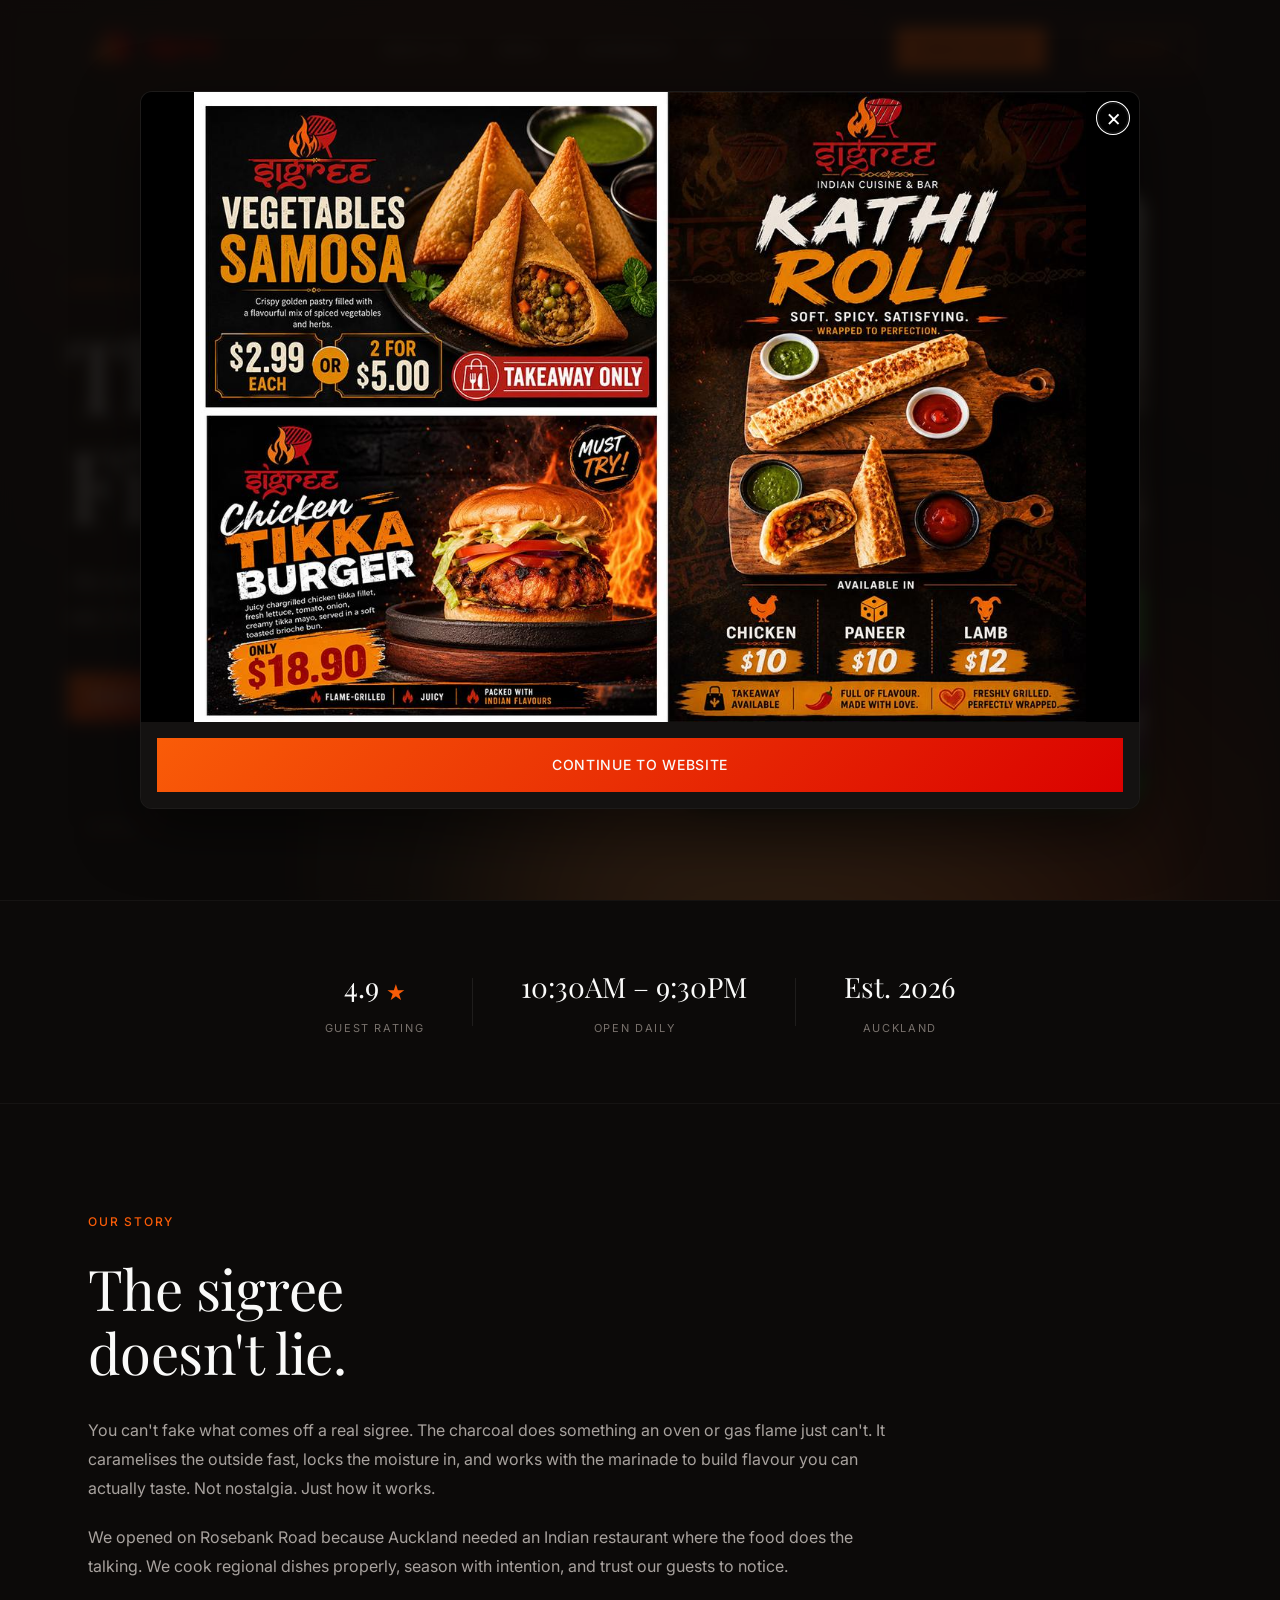
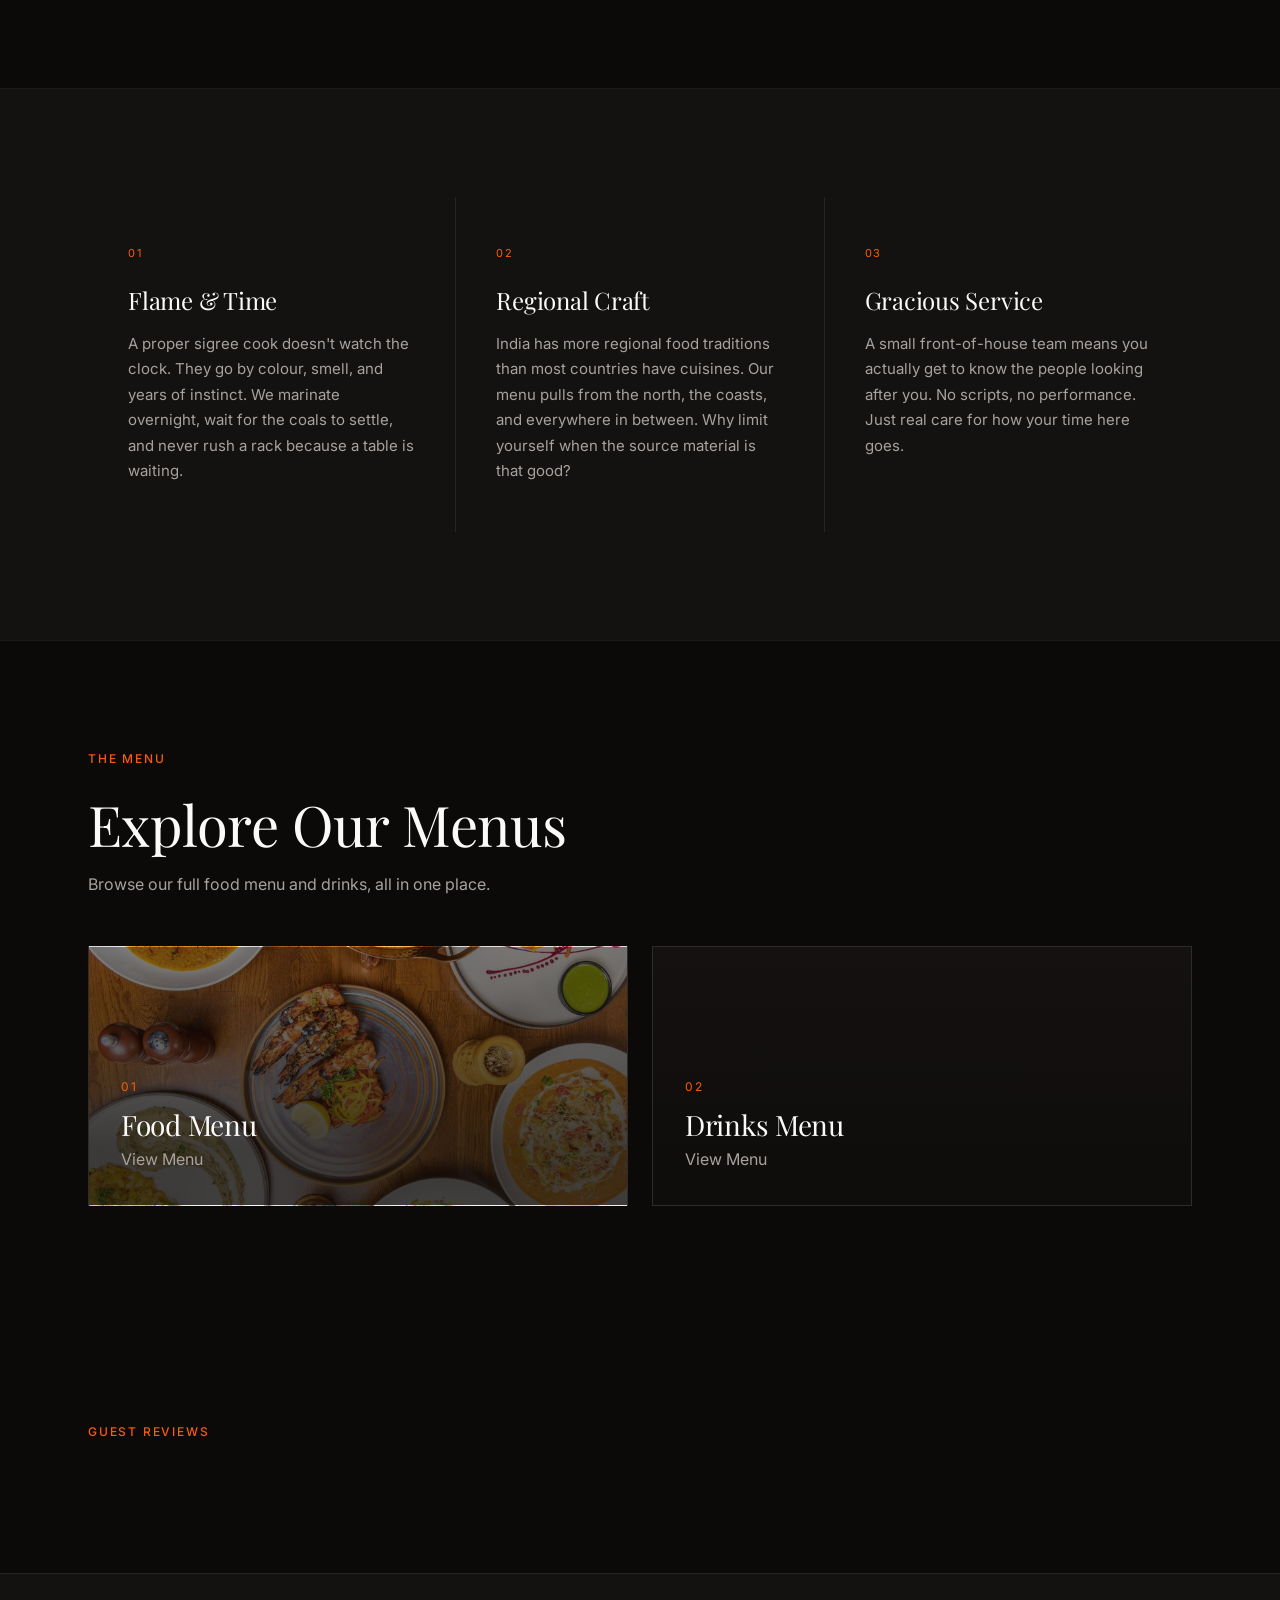
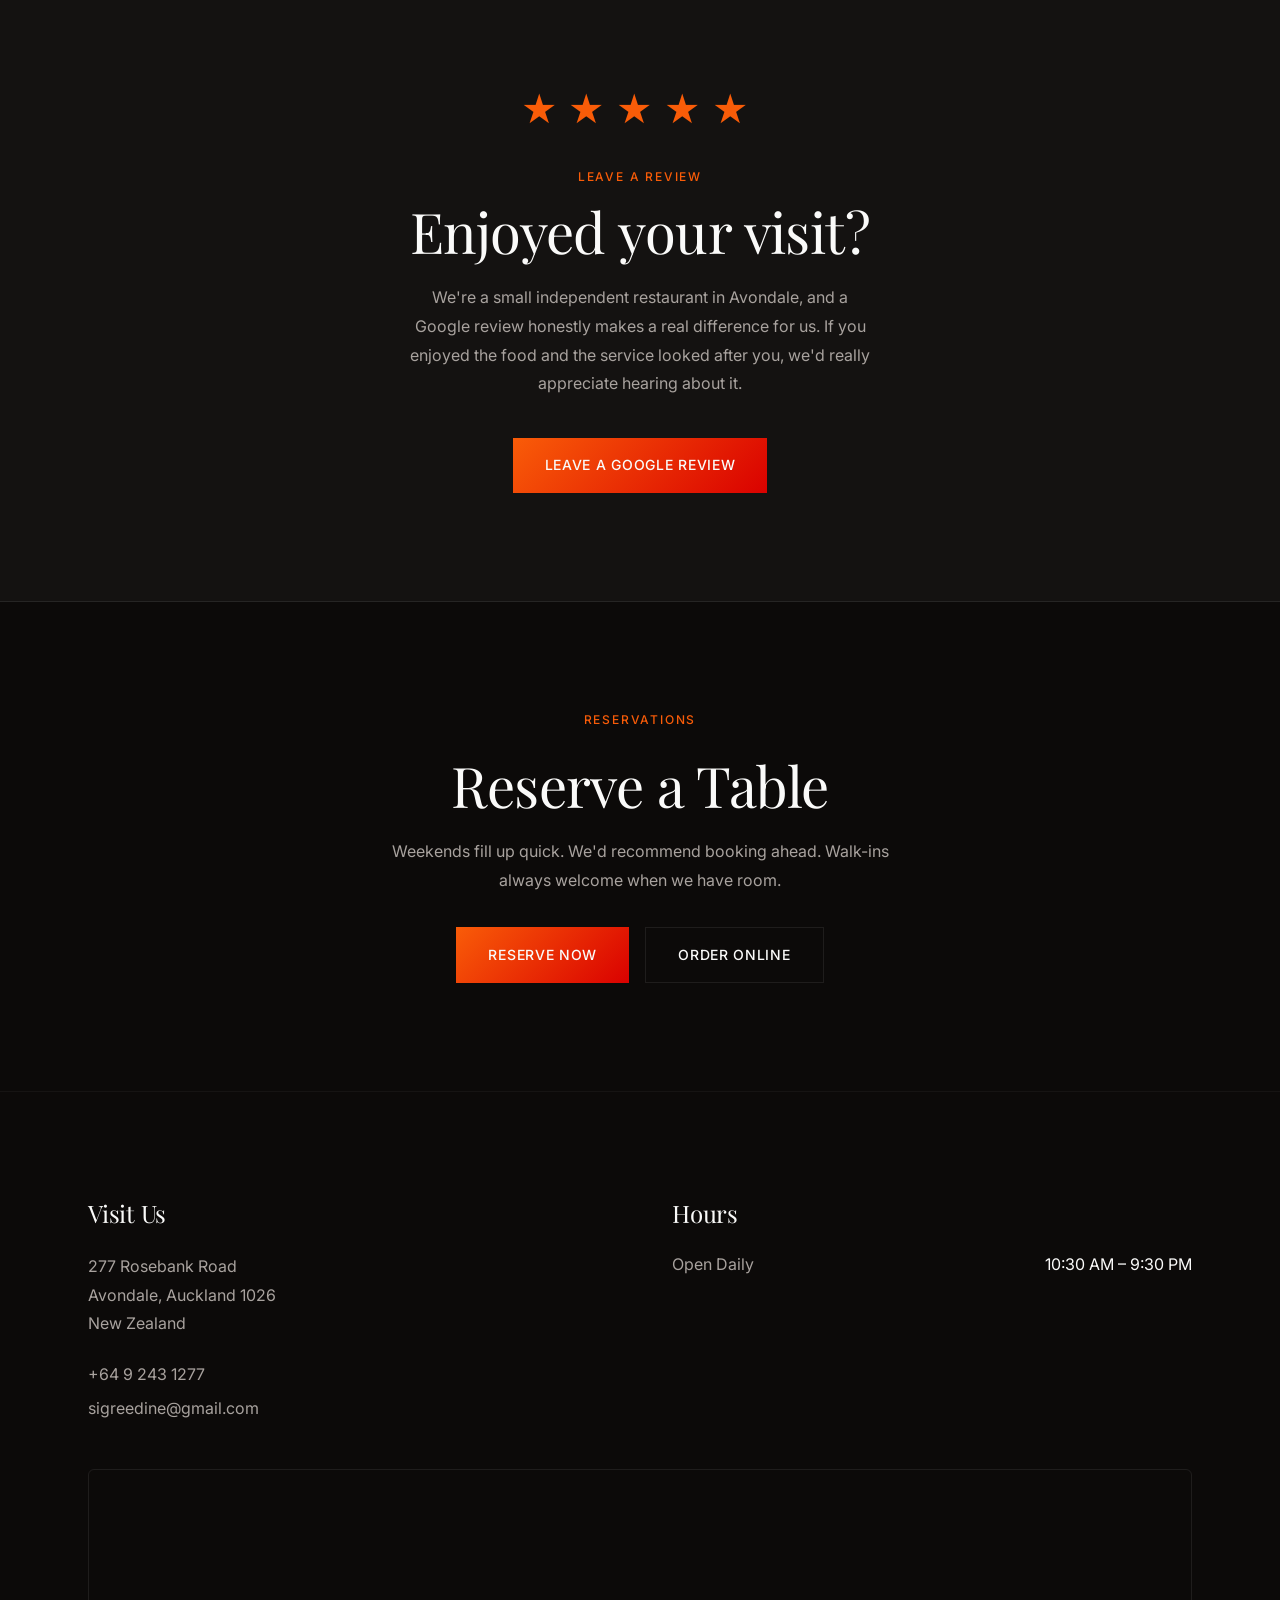
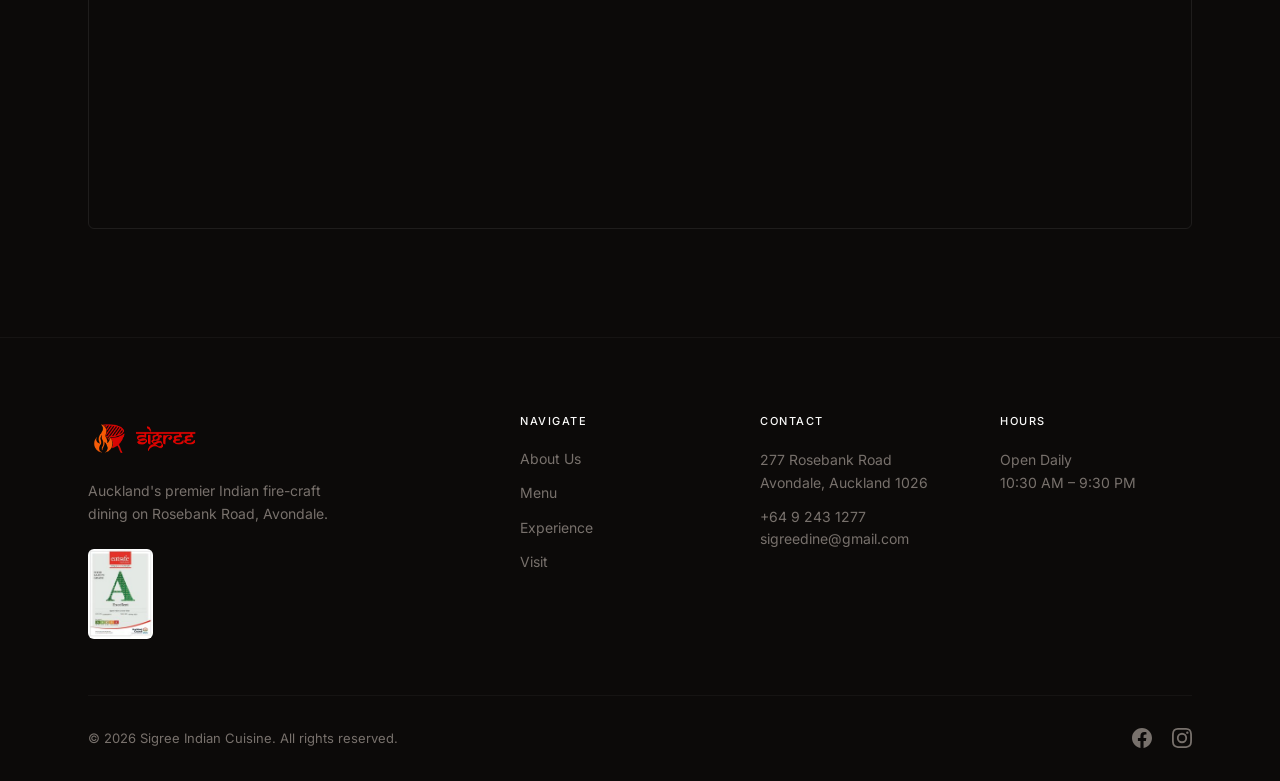
<file: index.html>
<!DOCTYPE html>
<html lang="en">

<head>
	<meta charset="UTF-8" />
	<meta name="viewport" content="width=device-width, initial-scale=1.0" />
	<meta name="robots" content="index, follow" />
	<link rel="canonical" href="https://sigree.co.nz/" />
	<meta name="description"
		content="Sigree Indian Cuisine. Indian restaurant on Rosebank Road, Avondale, Auckland. Charcoal-grilled food, open daily for lunch and dinner." />
	<meta name="keywords"
		content="Auckland Indian restaurant, best Indian restaurant Avondale, sigree barbecue, fine dining Indian cuisine, Indian restaurant NZ" />
	<meta property="og:title" content="Sigree Indian Cuisine | Authentic Indian Restaurant in Auckland" />
	<meta property="og:description"
		content="Indian restaurant on Rosebank Road, Avondale. Charcoal-fired grills, private dining, and a proper menu. Open daily." />
	<meta property="og:type" content="restaurant.restaurant" />
	<meta property="og:url" content="https://sigree.co.nz/" />
	<meta property="og:site_name" content="Sigree Indian Cuisine" />
	<meta property="og:image" content="https://sigree.co.nz/assets/food/table-spread.jpg" />
	<meta name="twitter:card" content="summary_large_image" />
	<meta name="twitter:title" content="Sigree Indian Cuisine | Authentic Indian Restaurant in Auckland" />
	<meta name="twitter:description"
		content="Indian restaurant on Rosebank Road, Avondale. Charcoal-fired grills, private dining, and a proper menu. Open daily." />
	<meta name="twitter:image" content="https://sigree.co.nz/assets/food/table-spread.jpg" />
	<meta name="twitter:site" content="@sigreebarbeque" />
	<title>Sigree Indian Cuisine | Fine Indian Dining | Auckland</title>
	<link rel="icon" href="favicon.ico" type="image/x-icon" />
	<script type="application/ld+json">
	{
		"@context": "https://schema.org",
		"@type": "Restaurant",
		"name": "Sigree Indian Cuisine",
		"image": ["https://sigree.co.nz/assets/food/table-spread.jpg", "https://sigree.co.nz/assets/SIGREELOGO1.png"],
		"logo": "https://sigree.co.nz/assets/SIGREELOGO1.png",
		"description": "Auckland Indian fine dining with signature sigree charcoal grills at Rosebank Road, Avondale.",
		"url": "https://sigree.co.nz/",
		"telephone": "+6492431277",
		"email": "sigreedine@gmail.com",
		"address": {
			"@type": "PostalAddress",
			"streetAddress": "277 Rosebank Road",
			"addressLocality": "Avondale",
			"addressRegion": "Auckland",
			"postalCode": "1026",
			"addressCountry": "New Zealand"
		},
		"servesCuisine": "Indian",
		"hasMenu": "https://sigree.co.nz/menu.html",
		"acceptsReservations": "https://www.ordermeal.co.nz/booking/sigree-indian-cuisine/",
		"openingHours": ["Mo-Su 10:30-21:30"],
		"priceRange": "$$",
		"sameAs": [
			"https://www.facebook.com/sigreebarbeque",
			"https://www.instagram.com/sigree.akl/",
			"https://g.page/r/Cej-uEzftVGeEBM"
		]
	}
	</script>
	<link rel="preconnect" href="https://fonts.googleapis.com" />
	<link rel="preconnect" href="https://fonts.gstatic.com" crossorigin />
	<link
		href="https://fonts.googleapis.com/css2?family=Playfair+Display:ital,wght@0,400;0,500;0,600;1,400&family=Inter:wght@300;400;500&display=swap"
		rel="stylesheet" />
	<link rel="stylesheet" href="styles.css" />
	<script src="script.js" defer></script>
</head>

<body>
	<a class="skip-link" href="#main-content">Skip to content</a>
	<div class="page-embers" aria-hidden="true">
		<span></span>
		<span></span>
		<span></span>
		<span></span>
		<span></span>
		<span></span>
		<span></span>
		<span></span>
		<span></span>
		<span></span>
		<span></span>
		<span></span>
		<span></span>
		<span></span>
		<span></span>
		<span></span>
		<span></span>
		<span></span>
		<span></span>
		<span></span>
	</div>

	<header class="site-header" id="top">
		<div class="container header-inner">
			<a class="brand" href="#top" aria-label="Sigree Indian Cuisine home">
				<img src="assets/sigree-logo.png" alt="Sigree Indian Cuisine" class="brand-logo" />
			</a>

			<nav class="nav" id="primary-nav" aria-label="Primary navigation">
				<a href="about.html">About Us</a>
				<a href="menu.html">Menu</a>
				<a href="experience.html">Experience</a>
				<a href="visit.html">Visit</a>
				<a href="https://www.ordermeal.co.nz/sigree-indian-cuisine/" class="nav-mobile-cta" target="_blank"
					rel="noopener noreferrer">Order Online</a>
				<a href="https://www.ordermeal.co.nz/booking/sigree-indian-cuisine/" class="nav-mobile-cta"
					target="_blank" rel="noopener noreferrer">Reserve a Table</a>
			</nav>

			<a class="nav-cta nav-cta-order" href="https://www.ordermeal.co.nz/sigree-indian-cuisine/" target="_blank"
				rel="noopener noreferrer">Order Online</a>
			<a class="nav-cta" href="https://www.ordermeal.co.nz/booking/sigree-indian-cuisine/" target="_blank"
				rel="noopener noreferrer">Reserve</a>

			<button class="nav-toggle" type="button" aria-label="Open navigation" aria-expanded="false"
				aria-controls="primary-nav">
				<span></span>
				<span></span>
			</button>
		</div>
	</header>

	<main id="main-content">
		<section class="hero" id="home">
			<div class="container hero-grid">
				<div class="hero-content">
					<span class="hero-location">Auckland, New Zealand</span>
					<h1>The Art of Fire</h1>
					<p class="hero-tagline">The technique hasn't changed in centuries. Turns out, it didn't need to.</p>
					<div class="hero-actions">
						<a href="https://www.ordermeal.co.nz/booking/sigree-indian-cuisine/" class="btn btn-primary"
							target="_blank" rel="noopener noreferrer">Reserve a Table</a>
						<a href="https://www.ordermeal.co.nz/sigree-indian-cuisine/" class="btn btn-secondary"
							target="_blank" rel="noopener noreferrer">Order Online</a>
						<a href="menu.html" class="btn btn-secondary">View Menu</a>
					</div>
				</div>
				<div class="hero-media">
					<div class="hero-video-wrap">
						<video id="hero-video" class="hero-video" playsinline muted autoplay preload="metadata"
							poster="assets/hero-poster.jpg">
							<source src="assets/vid1.MP4" type="video/mp4" />
							Your browser does not support the video tag.
						</video>
					</div>
				</div>
				<div class="hero-scroll">
					<span>Scroll</span>
					<div class="scroll-line"></div>
				</div>
			</div>
		</section>

		<section class="intro" aria-label="Introduction">
			<div class="container intro-grid">
				<div class="intro-stat">
					<span class="stat-number">4.9 <span class="stat-star" aria-hidden="true">&#9733;</span></span>
					<span class="stat-label">Guest Rating</span>
				</div>
				<div class="intro-divider"></div>
				<div class="intro-stat">
					<span class="stat-number">10:30AM – 9:30PM</span>
					<span class="stat-label">Open Daily</span>
				</div>
				<div class="intro-divider"></div>
				<div class="intro-stat">
					<span class="stat-number">Est. 2026</span>
					<span class="stat-label">Auckland</span>
				</div>
			</div>
		</section>

		<section class="story section" id="story" data-reveal>
			<div class="container">
				<div class="section-label">Our Story</div>
				<div class="story-content">
					<h2>The sigree<br />doesn't lie.</h2>
					<div class="story-text">
						<p>You can't fake what comes off a real sigree. The charcoal does something an oven or gas flame
							just can't. It caramelises the outside fast, locks the moisture in, and works with the
							marinade to build flavour you can actually taste. Not nostalgia. Just how it works.</p>
						<p>We opened on Rosebank Road because Auckland needed an Indian restaurant where the food does
							the talking. We cook regional dishes properly, season with intention, and trust our guests
							to notice.</p>
					</div>
				</div>
			</div>
		</section>

		<section class="philosophy section" data-reveal>
			<div class="container">
				<div class="philosophy-grid">
					<article class="philosophy-card">
						<span class="card-number">01</span>
						<h3>Flame & Time</h3>
						<p>A proper sigree cook doesn't watch the clock. They go by colour, smell, and years of
							instinct. We marinate overnight, wait for the coals to settle, and never rush a rack because
							a table is waiting.</p>
					</article>
					<article class="philosophy-card">
						<span class="card-number">02</span>
						<h3>Regional Craft</h3>
						<p>India has more regional food traditions than most countries have cuisines. Our menu pulls
							from the north, the coasts, and everywhere in between. Why limit yourself when the source
							material is that good?</p>
					</article>
					<article class="philosophy-card">
						<span class="card-number">03</span>
						<h3>Gracious Service</h3>
						<p>A small front-of-house team means you actually get to know the people looking after you. No
							scripts, no performance. Just real care for how your time here goes.</p>
					</article>
				</div>
			</div>
		</section>

		<section class="menu section" id="menu" data-reveal>
			<div class="container">
				<div class="section-label">The Menu</div>
				<div class="menu-header">
					<h2>Explore Our Menus</h2>
					<p>Browse our full food menu and drinks, all in one place.</p>
				</div>

				<div class="menu-grid">
					<a class="menu-card menu-card-food" href="menu.html#panel-food" aria-label="View Food Menu">
						<div class="menu-card-content">
							<span class="menu-card-label">01</span>
							<h4>Food Menu</h4>
							<p>View Menu</p>
						</div>
					</a>
					<a class="menu-card menu-card-bar" href="menu.html#panel-drinks" aria-label="View Drinks Menu">
						<div class="menu-card-content">
							<span class="menu-card-label">02</span>
							<h4>Drinks Menu</h4>
							<p>View Menu</p>
						</div>
					</a>
				</div>
			</div>
		</section>

		<section class="section" id="reviews" data-reveal>
			<div class="container">
				<div class="section-label">Guest Reviews</div>
				<!-- Elfsight Google Reviews | Untitled Google Reviews -->
				<script src="https://elfsightcdn.com/platform.js" async></script>
				<div class="elfsight-app-3391f303-61ae-4c08-b758-464e611b01d9" data-elfsight-app-lazy></div>
			</div>
		</section>

		<section class="google-review section" id="google-review" data-reveal>
			<div class="container">
				<div class="google-review-inner">
					<div class="google-review-stars" aria-hidden="true">&#9733;&#9733;&#9733;&#9733;&#9733;</div>
					<div class="section-label">Leave a Review</div>
					<h2>Enjoyed your visit?</h2>
					<p>We're a small independent restaurant in Avondale, and a Google review honestly makes a real
						difference for us. If you enjoyed the food and the service looked after you, we'd really
						appreciate hearing about it.</p>
					<a href="https://g.page/r/Cej-uEzftVGeEBM/review" class="btn btn-primary" target="_blank"
						rel="noopener noreferrer">
						Leave a Google Review
					</a>
				</div>
			</div>
		</section>

		<section class="reserve section" id="reserve" data-reveal>
			<div class="container">
				<div class="reserve-simple">
					<div class="section-label">Reservations</div>
					<h2>Reserve a Table</h2>
					<p>Weekends fill up quick. We'd recommend booking ahead. Walk-ins always welcome when we have room.
					</p>
					<div class="reserve-actions">
						<a href="https://www.ordermeal.co.nz/booking/sigree-indian-cuisine/" class="btn btn-primary"
							target="_blank" rel="noopener noreferrer">Reserve Now</a>
						<a href="https://www.ordermeal.co.nz/sigree-indian-cuisine/" class="btn btn-secondary"
							target="_blank" rel="noopener noreferrer">Order Online</a>
					</div>
				</div>
			</div>
		</section>

		<section class="contact section" id="contact" data-reveal>
			<div class="container">
				<div class="contact-grid">
					<div class="contact-info">
						<h3>Visit Us</h3>
						<address>
							277 Rosebank Road<br />
							Avondale, Auckland 1026<br />
							New Zealand
						</address>
						<div class="contact-links">
							<a href="tel:+6492431277">+64 9 243 1277</a>
							<a href="mailto:sigreedine@gmail.com">sigreedine@gmail.com</a>
						</div>
					</div>
					<div class="contact-hours">
						<h3>Hours</h3>
						<dl>
							<div>
								<dt>Open Daily</dt>
								<dd>10:30 AM – 9:30 PM</dd>
							</div>
						</dl>
					</div>
				</div>
				<div class="contact-map">
					<iframe title="Sigree Indian Cuisine location map"
						src="https://maps.google.com/maps?q=277+Rosebank+Road,+Avondale,+Auckland+1026,+New+Zealand&t=&z=15&ie=UTF8&iwloc=&output=embed"
						width="100%" height="100%" frameborder="0" loading="lazy" allowfullscreen
						referrerpolicy="no-referrer-when-downgrade"
						aria-label="Map showing Sigree Indian Cuisine at 277 Rosebank Road, Avondale, Auckland">
					</iframe>
				</div>
			</div>
		</section>
	</main>

	<footer class="site-footer">
		<div class="container">
			<div class="footer-grid">
				<div class="footer-brand">
					<img src="assets/sigree-logo.png" alt="Sigree Indian Cuisine" class="footer-logo" />
					<p>Auckland's premier Indian fire-craft dining on Rosebank Road, Avondale.</p>
					<button type="button" class="footer-cert-btn" aria-label="View EatSafe Certificate"
						onclick="openCertModal()">
						<img src="assets/cert1-thumb.jpg" alt="EatSafe Rating" class="footer-cert-img" width="65" height="90" />
					</button>
				</div>
				<div class="footer-col">
					<h4>Navigate</h4>
					<nav>
						<a href="about.html">About Us</a>
						<a href="menu.html">Menu</a>
						<a href="experience.html">Experience</a>
						<a href="visit.html">Visit</a>
					</nav>
				</div>
				<div class="footer-col">
					<h4>Contact</h4>
					<address>
						277 Rosebank Road<br />
						Avondale, Auckland 1026
					</address>
					<a href="tel:+6492431277">+64 9 243 1277</a>
					<a href="mailto:sigreedine@gmail.com">sigreedine@gmail.com</a>
				</div>
				<div class="footer-col">
					<h4>Hours</h4>
					<p>Open Daily<br />10:30 AM – 9:30 PM</p>
				</div>
			</div>
			<div class="footer-bottom">
				<p>&copy; <span id="year"></span> Sigree Indian Cuisine. All rights reserved.</p>
				<div class="footer-social">
					<a href="https://www.facebook.com/sigreebarbeque" target="_blank" rel="noopener noreferrer"
						aria-label="Facebook">
						<svg width="20" height="20" viewBox="0 0 24 24" fill="currentColor">
							<path
								d="M24 12.073c0-6.627-5.373-12-12-12s-12 5.373-12 12c0 5.99 4.388 10.954 10.125 11.854v-8.385H7.078v-3.47h3.047V9.43c0-3.007 1.792-4.669 4.533-4.669 1.312 0 2.686.235 2.686.235v2.953H15.83c-1.491 0-1.956.925-1.956 1.874v2.25h3.328l-.532 3.47h-2.796v8.385C19.612 23.027 24 18.062 24 12.073z" />
						</svg>
					</a>
					<a href="https://www.instagram.com/sigree.akl/" target="_blank" rel="noopener noreferrer"
						aria-label="Instagram">
						<svg width="20" height="20" viewBox="0 0 24 24" fill="currentColor">
							<path
								d="M12 2.163c3.204 0 3.584.012 4.85.07 3.252.148 4.771 1.691 4.919 4.919.058 1.265.069 1.645.069 4.849 0 3.205-.012 3.584-.069 4.849-.149 3.225-1.664 4.771-4.919 4.919-1.266.058-1.644.07-4.85.07-3.204 0-3.584-.012-4.849-.07-3.26-.149-4.771-1.699-4.919-4.92-.058-1.265-.07-1.644-.07-4.849 0-3.204.013-3.583.07-4.849.149-3.227 1.664-4.771 4.919-4.919 1.266-.057 1.645-.069 4.849-.069zM12 0C8.741 0 8.333.014 7.053.072 2.695.272.273 2.69.073 7.052.014 8.333 0 8.741 0 12c0 3.259.014 3.668.072 4.948.2 4.358 2.618 6.78 6.98 6.98C8.333 23.986 8.741 24 12 24c3.259 0 3.668-.014 4.948-.072 4.354-.2 6.782-2.618 6.979-6.98.059-1.28.073-1.689.073-4.948 0-3.259-.014-3.667-.072-4.947-.196-4.354-2.617-6.78-6.979-6.98C15.668.014 15.259 0 12 0zm0 5.838a6.162 6.162 0 100 12.324 6.162 6.162 0 000-12.324zM12 16a4 4 0 110-8 4 4 0 010 8zm6.406-11.845a1.44 1.44 0 100 2.881 1.44 1.44 0 000-2.881z" />
						</svg>
					</a>
				</div>
			</div>
		</div>
	</footer>
	<div id="ad-modal" class="ad-modal" aria-hidden="true" role="dialog" aria-modal="true" aria-label="Current specials">
		<div class="ad-modal-overlay" id="ad-modal-overlay"></div>
		<div class="ad-modal-content">
			<button type="button" class="ad-modal-close" id="ad-modal-close" aria-label="Close specials">&times;</button>
			<!-- To change the specials, replace BOTH images: ad1.jpg (computers) and ad1-mobile.jpg (phones, stacked) -->
			<div class="ad-modal-images">
				<picture>
					<source media="(max-width: 640px)" srcset="assets/ad1-mobile.jpg" />
					<img src="assets/ad1.jpg" class="ad-img active" id="ad-img-2" width="1200" height="848"
						alt="Sigree specials: Kathi rolls from $10, vegetable samosas $2.99 each or 2 for $5 (takeaway only), and the chicken tikka burger for $18.90" />
				</picture>
			</div>
			<div class="ad-modal-nav">
				<button type="button" class="btn btn-primary btn-full" id="ad-next-btn">Continue to Website</button>
			</div>
		</div>
	</div>
	<!-- EatSafe Modal -->
	<div id="cert-modal" class="cert-modal" aria-hidden="true" role="dialog" aria-modal="true"
		aria-label="EatSafe certificate" onclick="closeCertModal()">
		<div class="cert-modal-content" onclick="event.stopPropagation()">
			<button type="button" class="cert-modal-close" onclick="closeCertModal()" aria-label="Close certificate">&times;</button>
			<img src="assets/cert1.jpg" alt="EatSafe Rating Certificate" class="cert-modal-img" />
		</div>
	</div>
</body>

</html>
</file>
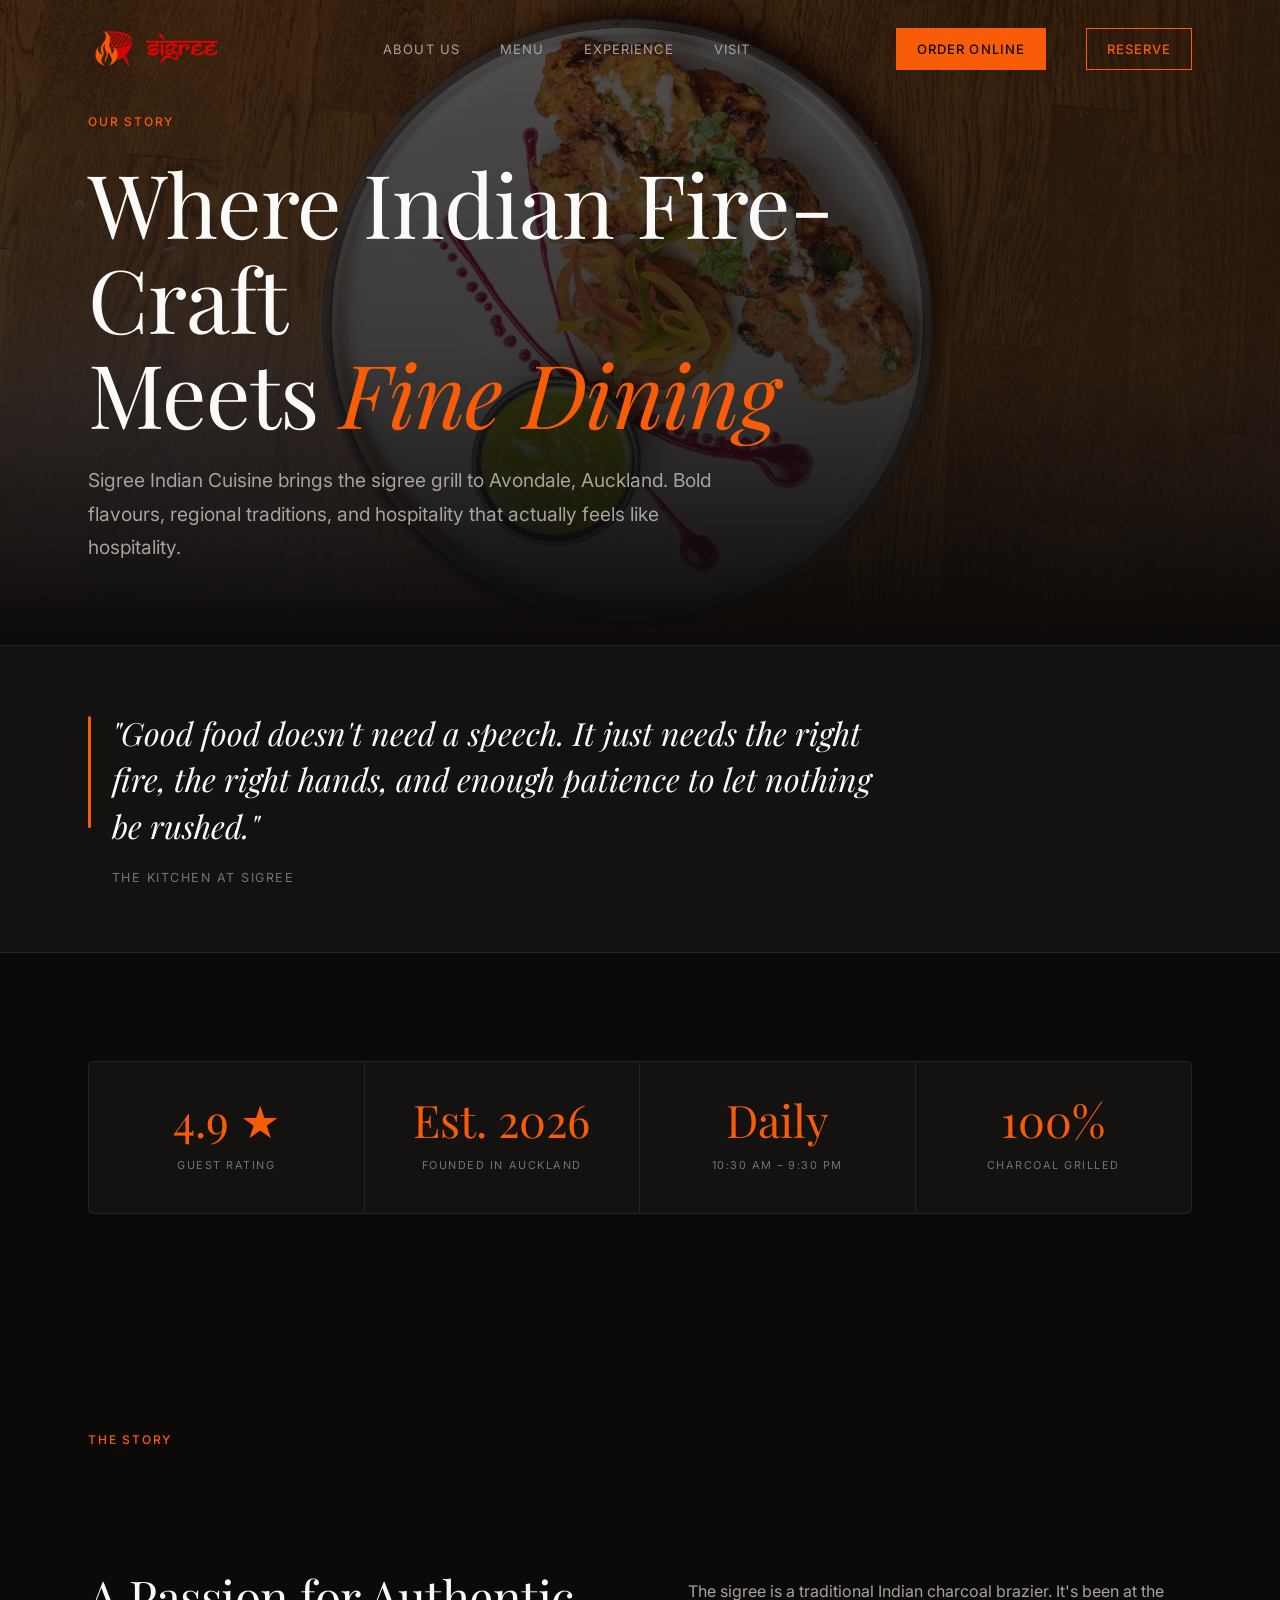
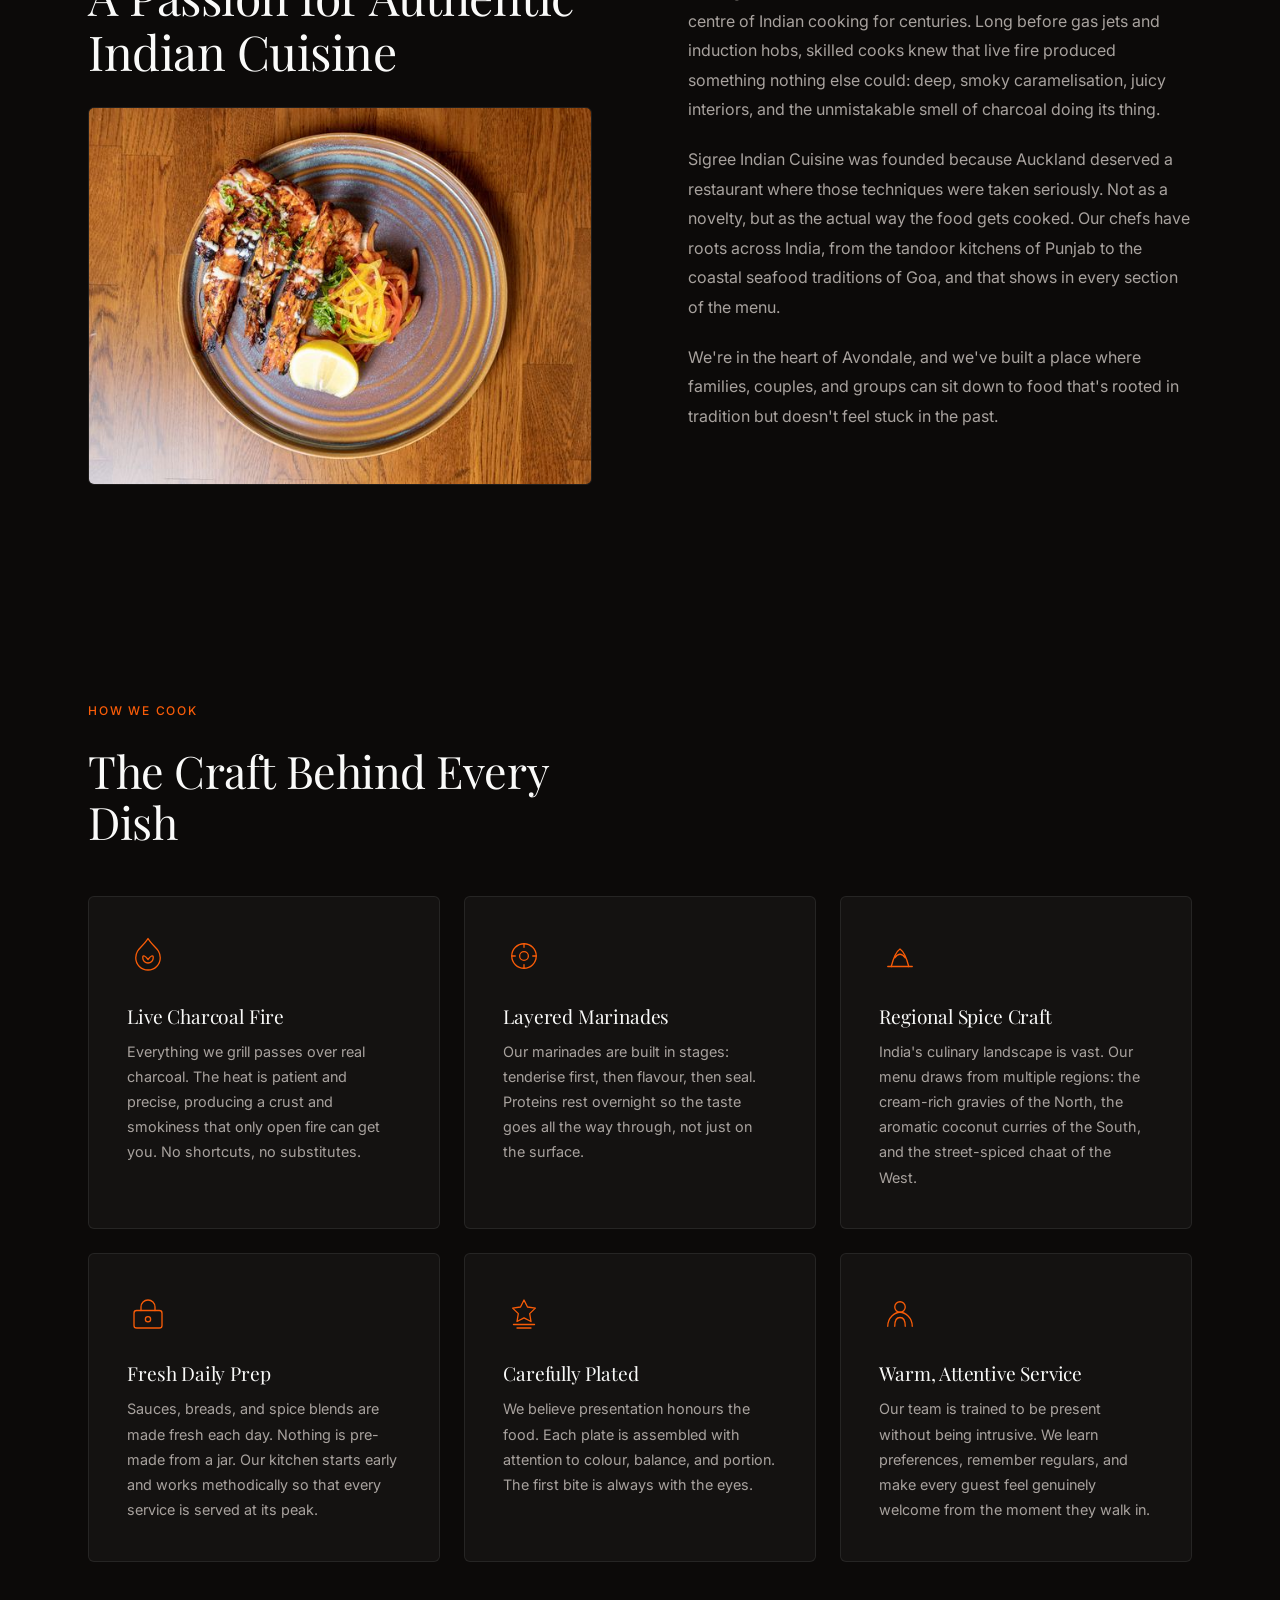
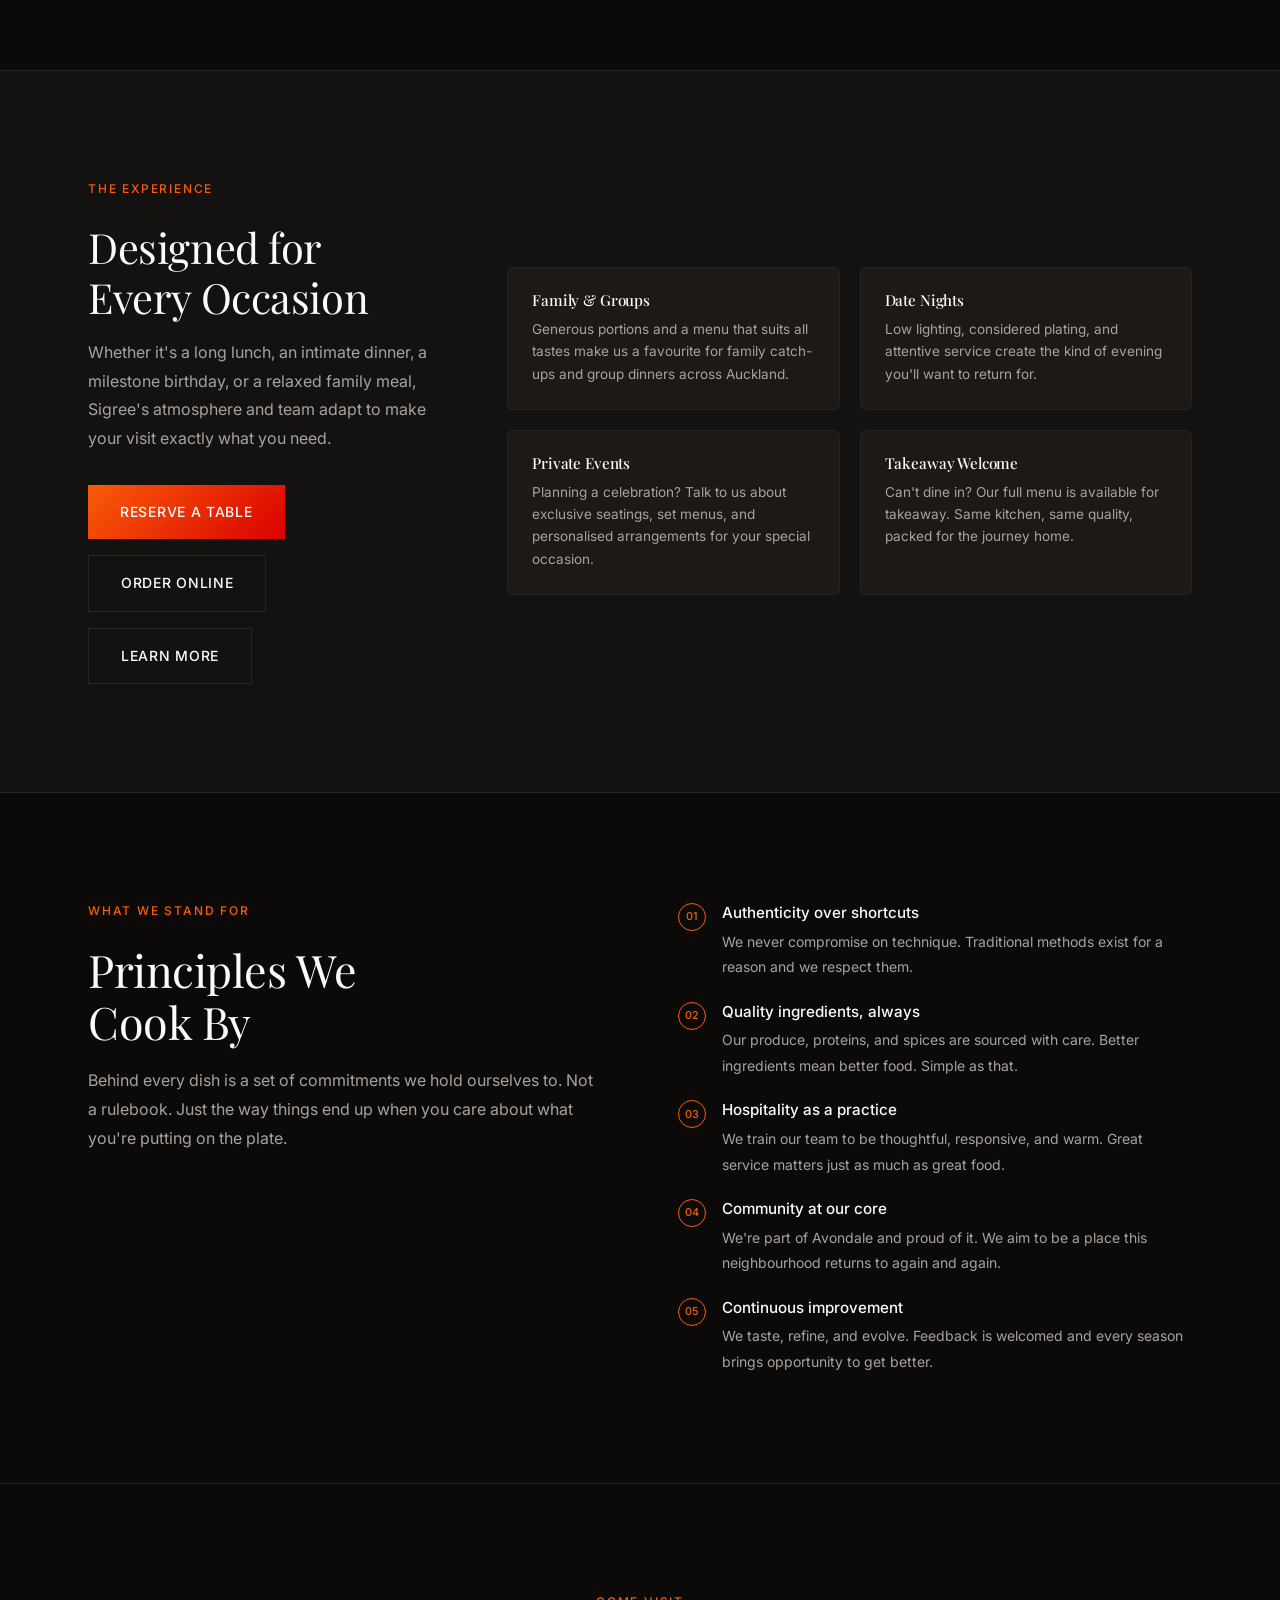
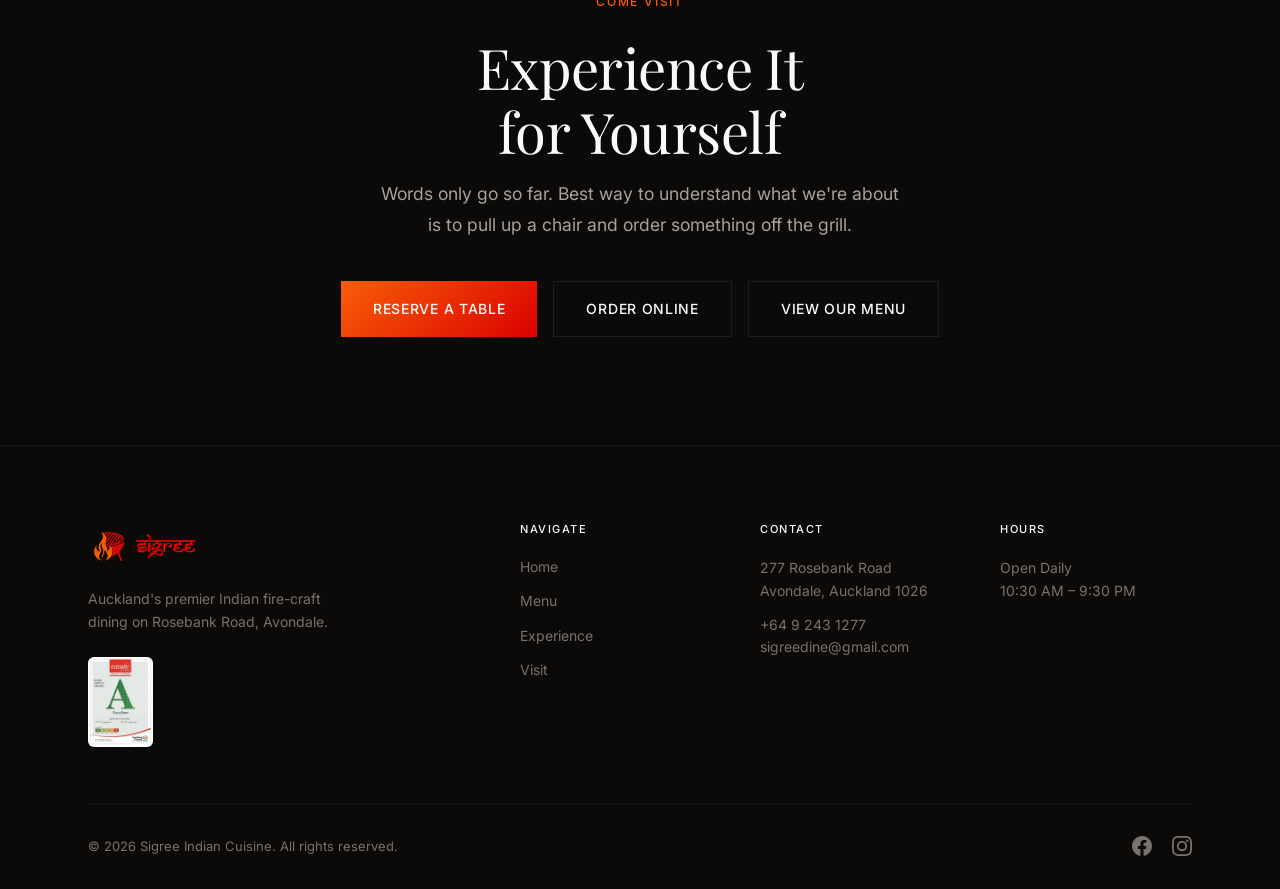
<file: about.html>
<!DOCTYPE html>
<html lang="en">
<head>
	<meta charset="UTF-8" />
	<meta name="viewport" content="width=device-width, initial-scale=1.0" />
	<meta name="robots" content="index, follow" />
	<link rel="canonical" href="https://sigree.co.nz/about.html" />
	<meta name="description" content="About Sigree Indian Cuisine. Our story, how we cook, and the team behind the charcoal grill at 277 Rosebank Road, Avondale." />
	<meta name="keywords" content="Sigree story, Indian restaurant team, fine dining Avondale NZ, charcoal grill restaurant" />
	<meta property="og:title" content="About Us | Sigree Indian Cuisine" />
	<meta property="og:description" content="Discover the story of Sigree Indian Cuisine and our approach to authentic Indian charcoal grilled dining in Auckland." />
	<meta property="og:type" content="website" />
	<meta property="og:url" content="https://sigree.co.nz/about.html" />
	<meta property="og:image" content="https://sigree.co.nz/assets/food/bhatti-da-murgh.jpg" />
	<meta property="og:site_name" content="Sigree Indian Cuisine" />
	<meta name="twitter:card" content="summary_large_image" />
	<meta name="twitter:title" content="About Us | Sigree Indian Cuisine" />
	<meta name="twitter:description" content="Discover the story of Sigree Indian Cuisine and our approach to authentic Indian charcoal grilled dining in Auckland." />
	<meta name="twitter:image" content="https://sigree.co.nz/assets/food/bhatti-da-murgh.jpg" />
	<title>About Us | Sigree Indian Cuisine</title>
	<link rel="icon" href="favicon.ico" type="image/x-icon" />
	<link rel="preconnect" href="https://fonts.googleapis.com" />
	<link rel="preconnect" href="https://fonts.gstatic.com" crossorigin />
	<link href="https://fonts.googleapis.com/css2?family=Playfair+Display:ital,wght@0,400;0,500;0,600;1,400&family=Inter:wght@300;400;500&display=swap" rel="stylesheet" />
	<link rel="stylesheet" href="styles.css" />
	<script src="script.js" defer></script>
	<style>

		/* ============================================
		   About Page — Page-specific Styles
		   ============================================ */

		/* ---- About Hero ---- */
		.about-hero {
			min-height: 68vh;
			display: flex;
			align-items: flex-end;
			padding-top: 7rem;
			padding-bottom: clamp(3rem, 8vw, 5rem);
			position: relative;
			overflow: hidden;
			background:
				linear-gradient(180deg, rgba(12,10,9,0.1) 0%, var(--color-bg) 100%),
				radial-gradient(ellipse at 70% 30%, rgba(249, 92, 8, 0.10) 0%, transparent 55%),
				radial-gradient(ellipse at 20% 70%, rgba(218, 1, 0, 0.07) 0%, transparent 50%),
				var(--color-bg);
		}

		.about-hero-inner {
			max-width: 780px;
		}

		.about-hero h1 {
			font-size: clamp(3rem, 8vw, 5.5rem);
			margin: 0.5rem 0 1.5rem;
			line-height: 1.08;
		}

		.about-hero h1 em {
			font-style: italic;
			color: var(--color-accent);
		}

		.about-hero-sub {
			font-size: clamp(1rem, 2.5vw, 1.2rem);
			color: var(--color-text-secondary);
			line-height: 1.75;
			max-width: 54ch;
		}

		/* ---- Pull quote banner ---- */
		.pull-quote {
			border-top: 1px solid var(--color-border);
			border-bottom: 1px solid var(--color-border);
			padding: clamp(2.5rem, 6vw, 4rem) 0;
			background: var(--color-bg-elevated);
		}

		.pull-quote blockquote {
			font-family: var(--font-display);
			font-style: italic;
			font-size: clamp(1.35rem, 3.5vw, 2rem);
			color: var(--color-text);
			line-height: 1.45;
			max-width: 820px;
			position: relative;
			padding-left: 1.5rem;
		}

		.pull-quote blockquote::before {
			content: '';
			position: absolute;
			left: 0;
			top: 0.2em;
			width: 3px;
			height: 80%;
			background: var(--color-accent);
			border-radius: 2px;
		}

		.pull-quote cite {
			display: block;
			margin-top: 1.2rem;
			font-style: normal;
			font-size: 0.78rem;
			letter-spacing: 0.12em;
			text-transform: uppercase;
			color: var(--color-text-muted);
			padding-left: 1.5rem;
		}

		/* ---- Story two-col ---- */
		.about-story {
			display: grid;
			grid-template-columns: 1fr 1fr;
			gap: clamp(3rem, 8vw, 6rem);
			align-items: start;
		}

		.about-story-label {
			grid-column: 1 / -1;
		}

		.about-story-left h2 {
			font-size: clamp(2rem, 4.5vw, 3rem);
			line-height: 1.15;
			margin-bottom: 1.75rem;
		}

		.about-story-photo {
			margin: 0;
			border-radius: 6px;
			overflow: hidden;
			border: 1px solid var(--color-border);
			aspect-ratio: 4 / 3;
		}

		.about-story-photo img {
			width: 100%;
			height: 100%;
			object-fit: cover;
		}

		.about-story-right {
			padding-top: 0.5rem;
		}

		.about-story-right p {
			color: var(--color-text-secondary);
			line-height: 1.85;
			margin-bottom: 1.25rem;
		}

		.about-story-right p:last-child {
			margin-bottom: 0;
		}

		/* ---- Accent number stat strip ---- */
		.about-stats {
			display: grid;
			grid-template-columns: repeat(4, 1fr);
			border: 1px solid var(--color-border);
			border-radius: 6px;
			overflow: hidden;
			background: var(--color-bg-elevated);
		}

		.about-stat {
			padding: clamp(1.5rem, 3vw, 2.25rem) clamp(1rem, 2.5vw, 2rem);
			border-right: 1px solid var(--color-border);
			text-align: center;
		}

		.about-stat:last-child {
			border-right: none;
		}

		.about-stat-number {
			display: block;
			font-family: var(--font-display);
			font-size: clamp(1.8rem, 4vw, 2.8rem);
			color: var(--color-accent);
			line-height: 1;
			margin-bottom: 0.5rem;
		}

		.about-stat-label {
			font-size: 0.68rem;
			letter-spacing: 0.14em;
			text-transform: uppercase;
			color: var(--color-text-muted);
		}

		/* ---- Craft pillars ---- */
		.craft-grid {
			display: grid;
			grid-template-columns: repeat(3, 1fr);
			gap: 1.5rem;
		}

		.craft-card {
			background: var(--color-bg-elevated);
			border: 1px solid var(--color-border);
			border-radius: 6px;
			padding: clamp(1.75rem, 3vw, 2.5rem);
			transition: border-color 0.3s var(--ease-out);
		}

		.craft-card:hover {
			border-color: rgba(249, 92, 8, 0.35);
		}

		.craft-icon {
			width: 42px;
			height: 42px;
			margin-bottom: 1.25rem;
			color: var(--color-accent);
		}

		.craft-card h3 {
			font-size: 1.2rem;
			font-weight: 400;
			margin-bottom: 0.75rem;
		}

		.craft-card p {
			color: var(--color-text-secondary);
			font-size: 0.9rem;
			line-height: 1.75;
		}

		/* ---- Experience strip ---- */
		.about-experience {
			background: var(--color-bg-elevated);
			border-top: 1px solid var(--color-border);
			border-bottom: 1px solid var(--color-border);
		}

		.about-experience-grid {
			display: grid;
			grid-template-columns: 1fr 2fr;
			gap: clamp(3rem, 6vw, 5rem);
			align-items: center;
		}

		.about-experience-left h2 {
			font-size: clamp(1.8rem, 4vw, 2.6rem);
			line-height: 1.2;
			margin-bottom: 1rem;
		}

		.about-experience-left p {
			color: var(--color-text-secondary);
			line-height: 1.8;
			margin-bottom: 2rem;
		}

		.about-experience-features {
			display: grid;
			grid-template-columns: 1fr 1fr;
			gap: 1.25rem;
		}

		.experience-feature {
			background: var(--color-surface);
			border: 1px solid var(--color-border-subtle);
			border-radius: 6px;
			padding: 1.5rem;
		}

		.experience-feature h4 {
			font-size: 0.95rem;
			font-weight: 500;
			margin-bottom: 0.5rem;
			color: var(--color-text);
		}

		.experience-feature p {
			font-size: 0.85rem;
			color: var(--color-text-secondary);
			line-height: 1.65;
		}

		/* ---- Values list ---- */
		.values-section {
			display: grid;
			grid-template-columns: 1fr 1fr;
			gap: clamp(3rem, 6vw, 5rem);
			align-items: start;
		}

		.values-header h2 {
			font-size: clamp(1.8rem, 4vw, 2.8rem);
			line-height: 1.15;
			margin-bottom: 1.2rem;
		}

		.values-header p {
			color: var(--color-text-secondary);
			line-height: 1.8;
		}

		.values-list {
			list-style: none;
			display: flex;
			flex-direction: column;
			gap: 1.25rem;
		}

		.values-list li {
			display: flex;
			gap: 1rem;
			align-items: flex-start;
		}

		.values-list .value-num {
			flex-shrink: 0;
			width: 28px;
			height: 28px;
			border-radius: 50%;
			border: 1px solid var(--color-accent);
			display: flex;
			align-items: center;
			justify-content: center;
			font-size: 0.68rem;
			font-weight: 500;
			letter-spacing: 0.05em;
			color: var(--color-accent);
			margin-top: 2px;
		}

		.value-text strong {
			display: block;
			font-weight: 500;
			margin-bottom: 0.2rem;
			color: var(--color-text);
			font-size: 0.95rem;
		}

		.value-text span {
			font-size: 0.875rem;
			color: var(--color-text-secondary);
			line-height: 1.65;
		}

		/* ---- CTA banner ---- */
		.about-cta {
			text-align: center;
			border-top: 1px solid var(--color-border);
		}

		.about-cta h2 {
			font-size: clamp(2rem, 5vw, 3.5rem);
			margin-bottom: 1rem;
		}

		.about-cta p {
			color: var(--color-text-secondary);
			font-size: clamp(0.95rem, 2vw, 1.1rem);
			max-width: 48ch;
			margin: 0 auto 2.5rem;
			line-height: 1.75;
		}

		.about-cta-btns {
			display: flex;
			gap: 1rem;
			justify-content: center;
			flex-wrap: wrap;
		}

		/* ---- Responsive ---- */
		@media (max-width: 900px) {
			.about-stats {
				grid-template-columns: repeat(2, 1fr);
			}

			.about-stat:nth-child(2) {
				border-right: none;
			}

			.about-stat:nth-child(3) {
				border-top: 1px solid var(--color-border);
			}

			.about-stat:nth-child(4) {
				border-top: 1px solid var(--color-border);
				border-right: none;
			}

			.craft-grid {
				grid-template-columns: 1fr 1fr;
			}

			.about-experience-grid {
				grid-template-columns: 1fr;
			}

			.values-section {
				grid-template-columns: 1fr;
			}
		}

		@media (max-width: 640px) {
			.about-story {
				grid-template-columns: 1fr;
			}

			.craft-grid {
				grid-template-columns: 1fr;
			}

			.about-experience-features {
				grid-template-columns: 1fr;
			}

			.about-stats {
				grid-template-columns: repeat(2, 1fr);
			}
		}

	</style>
</head>
<body>
	<a class="skip-link" href="#main-content">Skip to content</a>
	<div class="page-embers" aria-hidden="true">
		<span></span><span></span><span></span><span></span><span></span>
		<span></span><span></span><span></span><span></span><span></span>
		<span></span><span></span><span></span><span></span><span></span>
		<span></span><span></span><span></span><span></span><span></span>
	</div>

	<header class="site-header" id="top">
		<div class="container header-inner">
			<a class="brand" href="index.html" aria-label="Sigree Indian Cuisine home">
				<img src="assets/sigree-logo.png" alt="Sigree Indian Cuisine" class="brand-logo" />
			</a>

			<nav class="nav" id="primary-nav" aria-label="Primary navigation">
				<a href="about.html" class="active">About Us</a>
				<a href="menu.html">Menu</a>
				<a href="experience.html">Experience</a>
				<a href="visit.html">Visit</a>
				<a href="https://www.ordermeal.co.nz/sigree-indian-cuisine/" class="nav-mobile-cta" target="_blank" rel="noopener noreferrer">Order Online</a>
				<a href="https://www.ordermeal.co.nz/booking/sigree-indian-cuisine/" class="nav-mobile-cta" target="_blank" rel="noopener noreferrer">Reserve a Table</a>
			</nav>

			<a class="nav-cta nav-cta-order" href="https://www.ordermeal.co.nz/sigree-indian-cuisine/" target="_blank" rel="noopener noreferrer">Order Online</a>
			<a class="nav-cta" href="https://www.ordermeal.co.nz/booking/sigree-indian-cuisine/" target="_blank" rel="noopener noreferrer">Reserve</a>

			<button class="nav-toggle" type="button" aria-label="Open navigation" aria-expanded="false" aria-controls="primary-nav">
				<span></span>
				<span></span>
			</button>
		</div>
	</header>

	<main id="main-content">

		<!-- ============================
		     Hero
		     ============================ -->
		<section class="about-hero photo-hero"
			style="--hero-photo: url('assets/food/bhatti-da-murgh.jpg'); --hero-photo-sm: url('assets/food/bhatti-da-murgh-800.jpg');">
			<div class="container">
				<div class="about-hero-inner">
					<div class="section-label">Our Story</div>
					<h1>Where Indian Fire-Craft<br />Meets <em>Fine Dining</em></h1>
					<p class="about-hero-sub">Sigree Indian Cuisine brings the sigree grill to Avondale, Auckland. Bold flavours, regional traditions, and hospitality that actually feels like hospitality.</p>
				</div>
			</div>
		</section>

		<!-- ============================
		     Pull Quote
		     ============================ -->
		<section class="pull-quote" aria-label="Our ethos">
			<div class="container">
				<blockquote>
					"Good food doesn't need a speech. It just needs the right fire, the right hands, and enough patience to let nothing be rushed."
				</blockquote>
				<cite>The Kitchen at Sigree</cite>
			</div>
		</section>

		<!-- ============================
		     Stats Strip
		     ============================ -->
		<section class="section" aria-label="At a glance">
			<div class="container">
				<div class="about-stats">
					<div class="about-stat">
						<span class="about-stat-number">4.9 ★</span>
						<span class="about-stat-label">Guest Rating</span>
					</div>
					<div class="about-stat">
						<span class="about-stat-number">Est. 2026</span>
						<span class="about-stat-label">Founded in Auckland</span>
					</div>
					<div class="about-stat">
						<span class="about-stat-number">Daily</span>
						<span class="about-stat-label">10:30 AM – 9:30 PM</span>
					</div>
					<div class="about-stat">
						<span class="about-stat-number">100%</span>
						<span class="about-stat-label">Charcoal Grilled</span>
					</div>
				</div>
			</div>
		</section>

		<!-- ============================
		     Our Story
		     ============================ -->
		<section class="section" id="story" aria-labelledby="story-heading">
			<div class="container">
				<div class="about-story">
					<div class="about-story-label">
						<div class="section-label">The Story</div>
					</div>
					<div class="about-story-left">
						<h2 id="story-heading">A Passion for Authentic<br />Indian Cuisine</h2>
						<figure class="about-story-photo">
							<img src="assets/food/samundari-jhinga-800.jpg"
								srcset="assets/food/samundari-jhinga-800.jpg 800w, assets/food/samundari-jhinga.jpg 1600w"
								sizes="(max-width: 640px) 92vw, 45vw" width="800" height="450" alt="Samundari Jhinga, tandoor-chargrilled prawns with lemon"
								loading="lazy" decoding="async" />
						</figure>
					</div>
					<div class="about-story-right">
						<p>The sigree is a traditional Indian charcoal brazier. It's been at the centre of Indian cooking for centuries. Long before gas jets and induction hobs, skilled cooks knew that live fire produced something nothing else could: deep, smoky caramelisation, juicy interiors, and the unmistakable smell of charcoal doing its thing.</p>
						<p>Sigree Indian Cuisine was founded because Auckland deserved a restaurant where those techniques were taken seriously. Not as a novelty, but as the actual way the food gets cooked. Our chefs have roots across India, from the tandoor kitchens of Punjab to the coastal seafood traditions of Goa, and that shows in every section of the menu.</p>
						<p>We're in the heart of Avondale, and we've built a place where families, couples, and groups can sit down to food that's rooted in tradition but doesn't feel stuck in the past.</p>
					</div>
				</div>
			</div>
		</section>

		<!-- ============================
		     Craft Pillars
		     ============================ -->
		<section class="section" aria-labelledby="craft-heading">
			<div class="container">
				<div class="section-label">How We Cook</div>
				<h2 id="craft-heading" style="font-size:clamp(1.8rem,4vw,2.8rem); margin-bottom:clamp(2rem,5vw,3rem); max-width:18ch;">The Craft Behind Every Dish</h2>
				<div class="craft-grid">

					<article class="craft-card">
						<svg class="craft-icon" viewBox="0 0 48 48" fill="none" stroke="currentColor" stroke-width="1.5" stroke-linecap="round" stroke-linejoin="round" aria-hidden="true">
							<path d="M24 4 C18 14 10 16 10 26 a14 14 0 0 0 28 0 C38 16 30 14 24 4z"/>
							<path d="M24 28 C21 24 18 22 18 26 a6 6 0 0 0 12 0 C30 22 27 24 24 28z"/>
						</svg>
						<h3>Live Charcoal Fire</h3>
						<p>Everything we grill passes over real charcoal. The heat is patient and precise, producing a crust and smokiness that only open fire can get you. No shortcuts, no substitutes.</p>
					</article>

					<article class="craft-card">
						<svg class="craft-icon" viewBox="0 0 48 48" fill="none" stroke="currentColor" stroke-width="1.5" stroke-linecap="round" stroke-linejoin="round" aria-hidden="true">
							<circle cx="24" cy="24" r="14"/>
							<path d="M24 10 v4 M24 34 v4 M10 24 h4 M34 24 h4"/>
							<circle cx="24" cy="24" r="5"/>
						</svg>
						<h3>Layered Marinades</h3>
						<p>Our marinades are built in stages: tenderise first, then flavour, then seal. Proteins rest overnight so the taste goes all the way through, not just on the surface.</p>
					</article>

					<article class="craft-card">
						<svg class="craft-icon" viewBox="0 0 48 48" fill="none" stroke="currentColor" stroke-width="1.5" stroke-linecap="round" stroke-linejoin="round" aria-hidden="true">
							<path d="M14 36 Q18 20 24 16 Q30 20 34 36"/>
							<path d="M10 36 h28"/>
							<path d="M18 26 Q24 18 30 26"/>
						</svg>
						<h3>Regional Spice Craft</h3>
						<p>India's culinary landscape is vast. Our menu draws from multiple regions: the cream-rich gravies of the North, the aromatic coconut curries of the South, and the street-spiced chaat of the West.</p>
					</article>

					<article class="craft-card">
						<svg class="craft-icon" viewBox="0 0 48 48" fill="none" stroke="currentColor" stroke-width="1.5" stroke-linecap="round" stroke-linejoin="round" aria-hidden="true">
							<rect x="8" y="20" width="32" height="20" rx="3"/>
							<path d="M16 20 v-4 a8 8 0 0 1 16 0 v4"/>
							<circle cx="24" cy="30" r="3"/>
						</svg>
						<h3>Fresh Daily Prep</h3>
						<p>Sauces, breads, and spice blends are made fresh each day. Nothing is pre-made from a jar. Our kitchen starts early and works methodically so that every service is served at its peak.</p>
					</article>

					<article class="craft-card">
						<svg class="craft-icon" viewBox="0 0 48 48" fill="none" stroke="currentColor" stroke-width="1.5" stroke-linecap="round" stroke-linejoin="round" aria-hidden="true">
							<path d="M24 8 l4 8 9 1.3 -6.5 6.3 1.5 9 -8-4.2 -8 4.2 1.5-9 -6.5-6.3 9-1.3z"/>
							<path d="M12 36 h24 M16 40 h16"/>
						</svg>
						<h3>Carefully Plated</h3>
						<p>We believe presentation honours the food. Each plate is assembled with attention to colour, balance, and portion. The first bite is always with the eyes.</p>
					</article>

					<article class="craft-card">
						<svg class="craft-icon" viewBox="0 0 48 48" fill="none" stroke="currentColor" stroke-width="1.5" stroke-linecap="round" stroke-linejoin="round" aria-hidden="true">
							<path d="M10 38 C10 28 18 22 24 22 C30 22 38 28 38 38"/>
							<circle cx="24" cy="16" r="6"/>
							<path d="M18 38 C18 32 20 28 24 28 C28 28 30 32 30 38"/>
						</svg>
						<h3>Warm, Attentive Service</h3>
						<p>Our team is trained to be present without being intrusive. We learn preferences, remember regulars, and make every guest feel genuinely welcome from the moment they walk in.</p>
					</article>

				</div>
			</div>
		</section>

		<!-- ============================
		     Experience Strip
		     ============================ -->
		<section class="about-experience section" id="experience" aria-labelledby="exp-heading">
			<div class="container">
				<div class="about-experience-grid">
					<div class="about-experience-left">
						<div class="section-label">The Experience</div>
						<h2 id="exp-heading">Designed for Every Occasion</h2>
						<p>Whether it's a long lunch, an intimate dinner, a milestone birthday, or a relaxed family meal, Sigree's atmosphere and team adapt to make your visit exactly what you need.</p>
						<div style="display:flex;gap:1rem;flex-wrap:wrap;">
							<a href="https://www.ordermeal.co.nz/booking/sigree-indian-cuisine/" class="btn btn-primary" target="_blank" rel="noopener noreferrer">Reserve a Table</a>
							<a href="https://www.ordermeal.co.nz/sigree-indian-cuisine/" class="btn btn-secondary" target="_blank" rel="noopener noreferrer">Order Online</a>
							<a href="experience.html" class="btn btn-secondary">Learn More</a>
						</div>
					</div>
					<div class="about-experience-features">
						<article class="experience-feature">
							<h4>Family &amp; Groups</h4>
							<p>Generous portions and a menu that suits all tastes make us a favourite for family catch-ups and group dinners across Auckland.</p>
						</article>
						<article class="experience-feature">
							<h4>Date Nights</h4>
							<p>Low lighting, considered plating, and attentive service create the kind of evening you'll want to return for.</p>
						</article>
						<article class="experience-feature">
							<h4>Private Events</h4>
							<p>Planning a celebration? Talk to us about exclusive seatings, set menus, and personalised arrangements for your special occasion.</p>
						</article>
						<article class="experience-feature">
							<h4>Takeaway Welcome</h4>
							<p>Can't dine in? Our full menu is available for takeaway. Same kitchen, same quality, packed for the journey home.</p>
						</article>
					</div>
				</div>
			</div>
		</section>

		<!-- ============================
		     Values
		     ============================ -->
		<section class="section" aria-labelledby="values-heading">
			<div class="container">
				<div class="values-section">
					<div class="values-header">
						<div class="section-label">What We Stand For</div>
						<h2 id="values-heading">Principles We<br />Cook By</h2>
						<p>Behind every dish is a set of commitments we hold ourselves to. Not a rulebook. Just the way things end up when you care about what you're putting on the plate.</p>
					</div>
					<ul class="values-list" aria-label="Our values">
						<li>
							<span class="value-num" aria-hidden="true">01</span>
							<div class="value-text">
								<strong>Authenticity over shortcuts</strong>
								<span>We never compromise on technique. Traditional methods exist for a reason and we respect them.</span>
							</div>
						</li>
						<li>
							<span class="value-num" aria-hidden="true">02</span>
							<div class="value-text">
								<strong>Quality ingredients, always</strong>
								<span>Our produce, proteins, and spices are sourced with care. Better ingredients mean better food. Simple as that.</span>
							</div>
						</li>
						<li>
							<span class="value-num" aria-hidden="true">03</span>
							<div class="value-text">
								<strong>Hospitality as a practice</strong>
								<span>We train our team to be thoughtful, responsive, and warm. Great service matters just as much as great food.</span>
							</div>
						</li>
						<li>
							<span class="value-num" aria-hidden="true">04</span>
							<div class="value-text">
								<strong>Community at our core</strong>
								<span>We're part of Avondale and proud of it. We aim to be a place this neighbourhood returns to again and again.</span>
							</div>
						</li>
						<li>
							<span class="value-num" aria-hidden="true">05</span>
							<div class="value-text">
								<strong>Continuous improvement</strong>
								<span>We taste, refine, and evolve. Feedback is welcomed and every season brings opportunity to get better.</span>
							</div>
						</li>
					</ul>
				</div>
			</div>
		</section>

		<!-- ============================
		     CTA
		     ============================ -->
		<section class="about-cta section">
			<div class="container">
				<div class="section-label">Come Visit</div>
				<h2>Experience It<br />for Yourself</h2>
				<p>Words only go so far. Best way to understand what we're about is to pull up a chair and order something off the grill.</p>
				<div class="about-cta-btns">
					<a href="https://www.ordermeal.co.nz/booking/sigree-indian-cuisine/" class="btn btn-primary" target="_blank" rel="noopener noreferrer">Reserve a Table</a>
					<a href="https://www.ordermeal.co.nz/sigree-indian-cuisine/" class="btn btn-secondary" target="_blank" rel="noopener noreferrer">Order Online</a>
					<a href="menu.html" class="btn btn-secondary">View Our Menu</a>
				</div>
			</div>
		</section>

	</main>

	<footer class="site-footer">
		<div class="container">
			<div class="footer-grid">
				<div class="footer-brand">
					<img src="assets/sigree-logo.png" alt="Sigree Indian Cuisine" class="footer-logo" />
					<p>Auckland's premier Indian fire-craft dining on Rosebank Road, Avondale.</p>
					<button type="button" class="footer-cert-btn" aria-label="View EatSafe Certificate" onclick="openCertModal()">
						<img src="assets/cert1-thumb.jpg" alt="EatSafe Rating" class="footer-cert-img" width="65" height="90" />
					</button>
				</div>
				<div class="footer-col">
					<h4>Navigate</h4>
					<nav>
						<a href="index.html">Home</a>
						<a href="menu.html">Menu</a>
						<a href="experience.html">Experience</a>
						<a href="visit.html">Visit</a>
					</nav>
				</div>
				<div class="footer-col">
					<h4>Contact</h4>
					<address>
						277 Rosebank Road<br />
						Avondale, Auckland 1026
					</address>
					<a href="tel:+6492431277">+64 9 243 1277</a>
					<a href="mailto:sigreedine@gmail.com">sigreedine@gmail.com</a>
				</div>
				<div class="footer-col">
					<h4>Hours</h4>
					<p>Open Daily<br />10:30 AM – 9:30 PM</p>
				</div>
			</div>
			<div class="footer-bottom">
				<p>&copy; <span id="year"></span> Sigree Indian Cuisine. All rights reserved.</p>
				<div class="footer-social">
					<a href="https://www.facebook.com/sigreebarbeque" target="_blank" rel="noopener noreferrer" aria-label="Facebook">
						<svg width="20" height="20" viewBox="0 0 24 24" fill="currentColor"><path d="M24 12.073c0-6.627-5.373-12-12-12s-12 5.373-12 12c0 5.99 4.388 10.954 10.125 11.854v-8.385H7.078v-3.47h3.047V9.43c0-3.007 1.792-4.669 4.533-4.669 1.312 0 2.686.235 2.686.235v2.953H15.83c-1.491 0-1.956.925-1.956 1.874v2.25h3.328l-.532 3.47h-2.796v8.385C19.612 23.027 24 18.062 24 12.073z"/></svg>
					</a>
					<a href="https://www.instagram.com/sigree.akl/" target="_blank" rel="noopener noreferrer" aria-label="Instagram">
						<svg width="20" height="20" viewBox="0 0 24 24" fill="currentColor"><path d="M12 2.163c3.204 0 3.584.012 4.85.07 3.252.148 4.771 1.691 4.919 4.919.058 1.265.069 1.645.069 4.849 0 3.205-.012 3.584-.069 4.849-.149 3.225-1.664 4.771-4.919 4.919-1.266.058-1.644.07-4.85.07-3.204 0-3.584-.012-4.849-.07-3.26-.149-4.771-1.699-4.919-4.92-.058-1.265-.07-1.644-.07-4.849 0-3.204.013-3.583.07-4.849.149-3.227 1.664-4.771 4.919-4.919 1.266-.057 1.645-.069 4.849-.069zM12 0C8.741 0 8.333.014 7.053.072 2.695.272.273 2.69.073 7.052.014 8.333 0 8.741 0 12c0 3.259.014 3.668.072 4.948.2 4.358 2.618 6.78 6.98 6.98C8.333 23.986 8.741 24 12 24c3.259 0 3.668-.014 4.948-.072 4.354-.2 6.782-2.618 6.979-6.98.059-1.28.073-1.689.073-4.948 0-3.259-.014-3.667-.072-4.947-.196-4.354-2.617-6.78-6.979-6.98C15.668.014 15.259 0 12 0zm0 5.838a6.162 6.162 0 100 12.324 6.162 6.162 0 000-12.324zM12 16a4 4 0 110-8 4 4 0 010 8zm6.406-11.845a1.44 1.44 0 100 2.881 1.44 1.44 0 000-2.881z"/></svg>
					</a>
				</div>
			</div>
		</div>
	</footer>
	<!-- EatSafe Modal -->
	<div id="cert-modal" class="cert-modal" aria-hidden="true" role="dialog" aria-modal="true"
		aria-label="EatSafe certificate" onclick="closeCertModal()">
		<div class="cert-modal-content" onclick="event.stopPropagation()">
			<button type="button" class="cert-modal-close" onclick="closeCertModal()" aria-label="Close certificate">&times;</button>
			<img src="assets/cert1.jpg" alt="EatSafe Rating Certificate" class="cert-modal-img" />
		</div>
	</div>
</body>
</html>
</file>
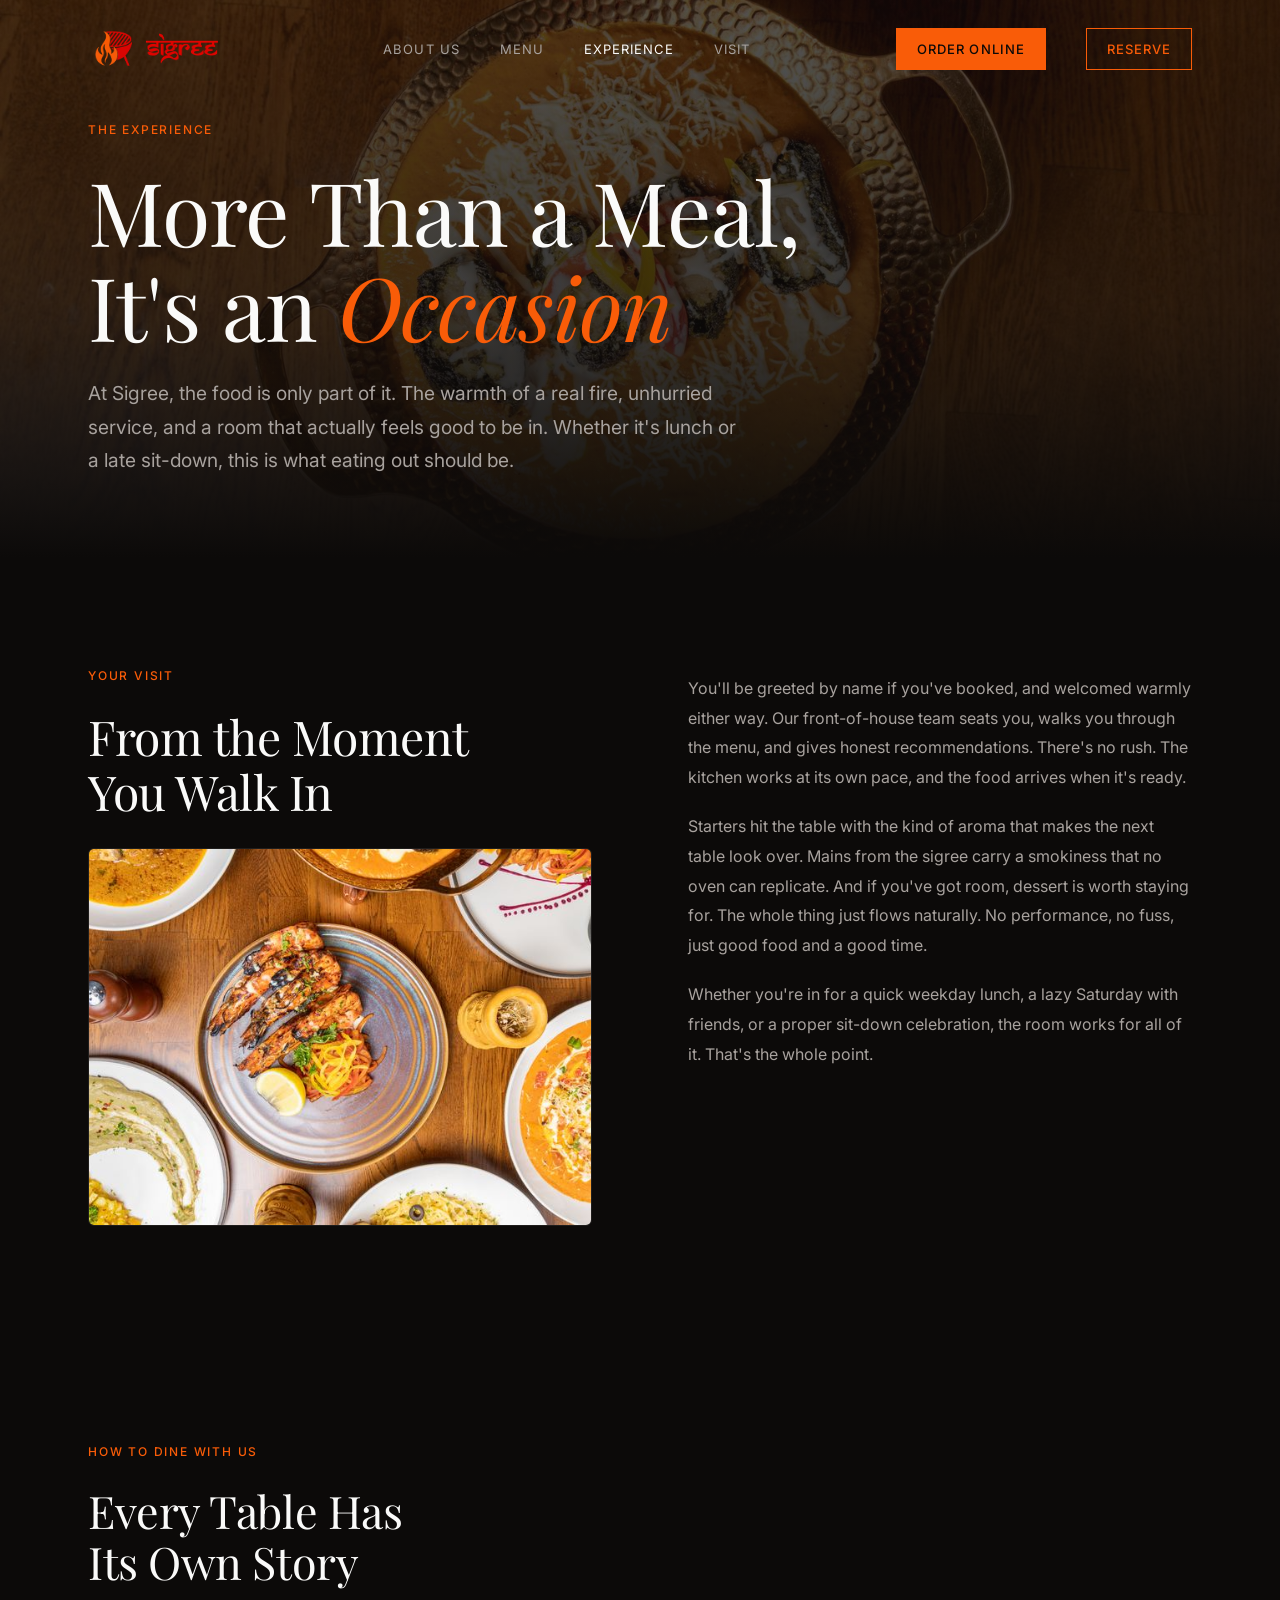
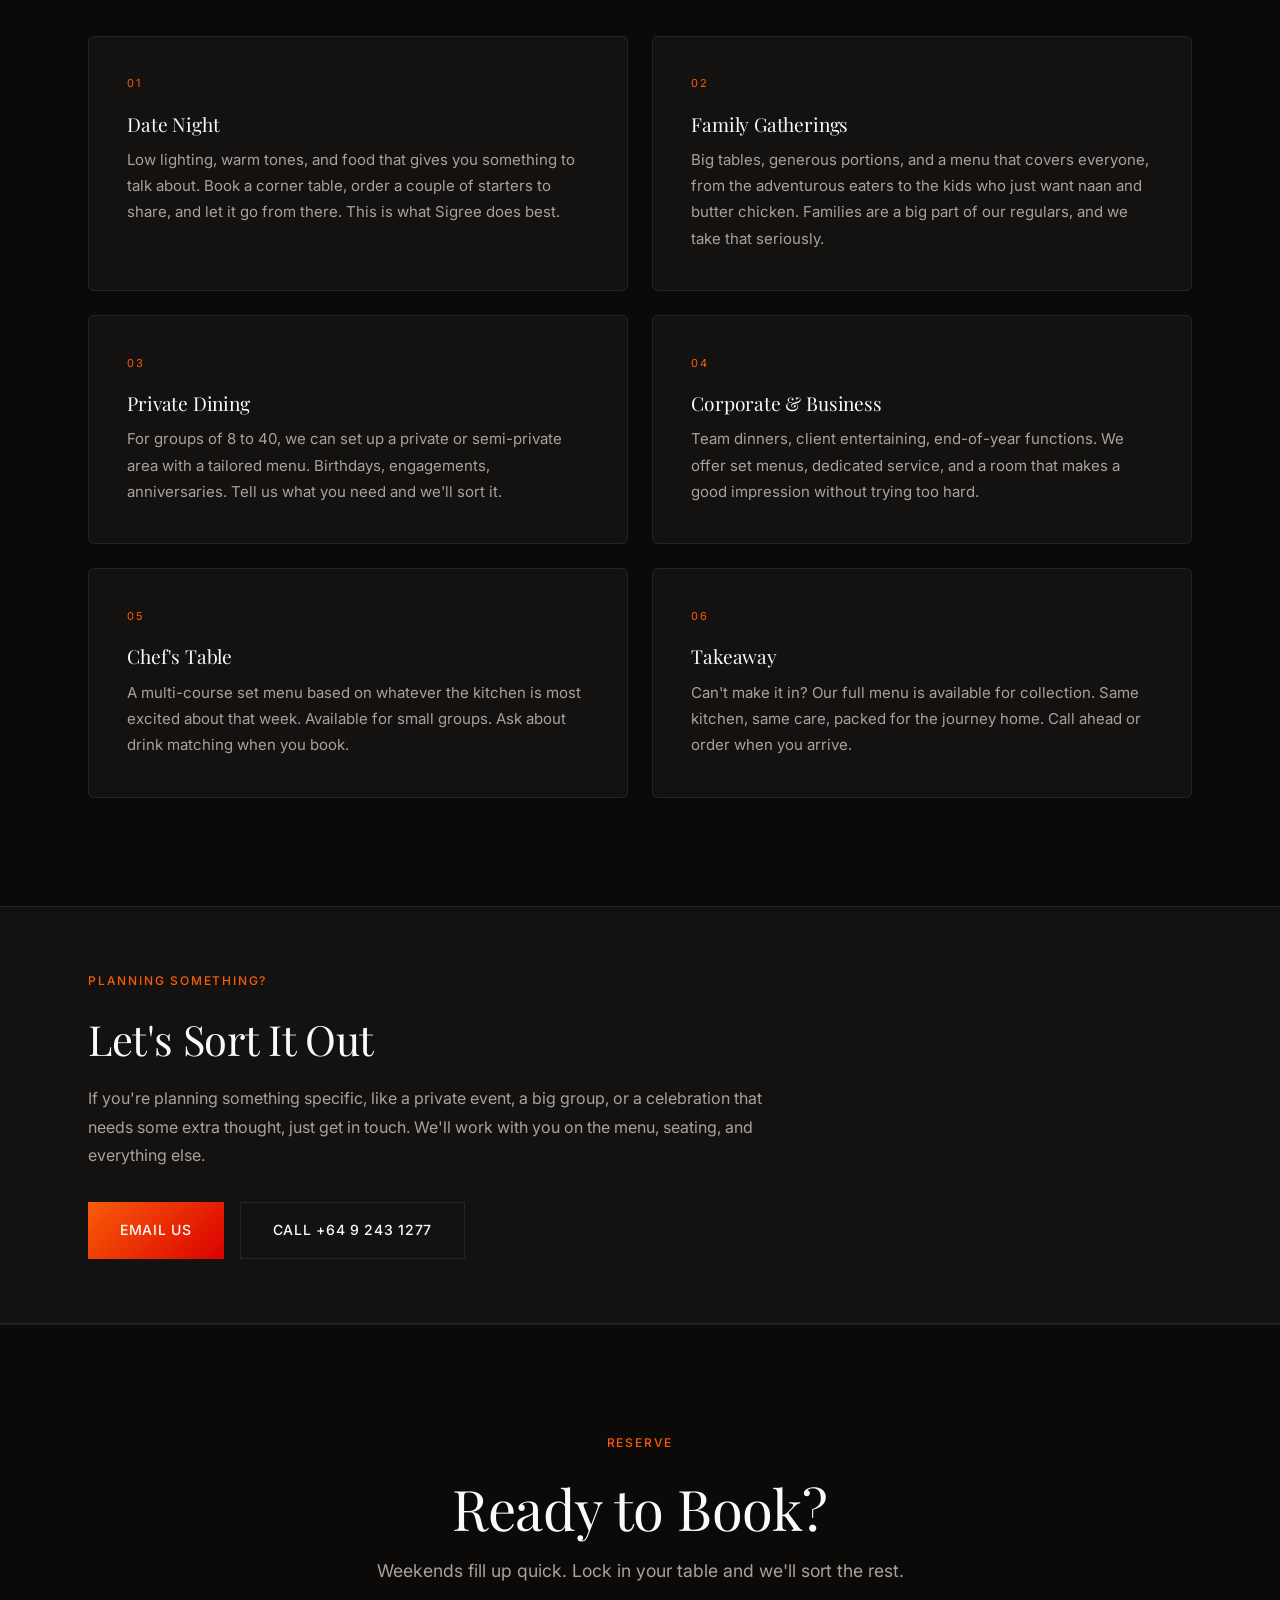
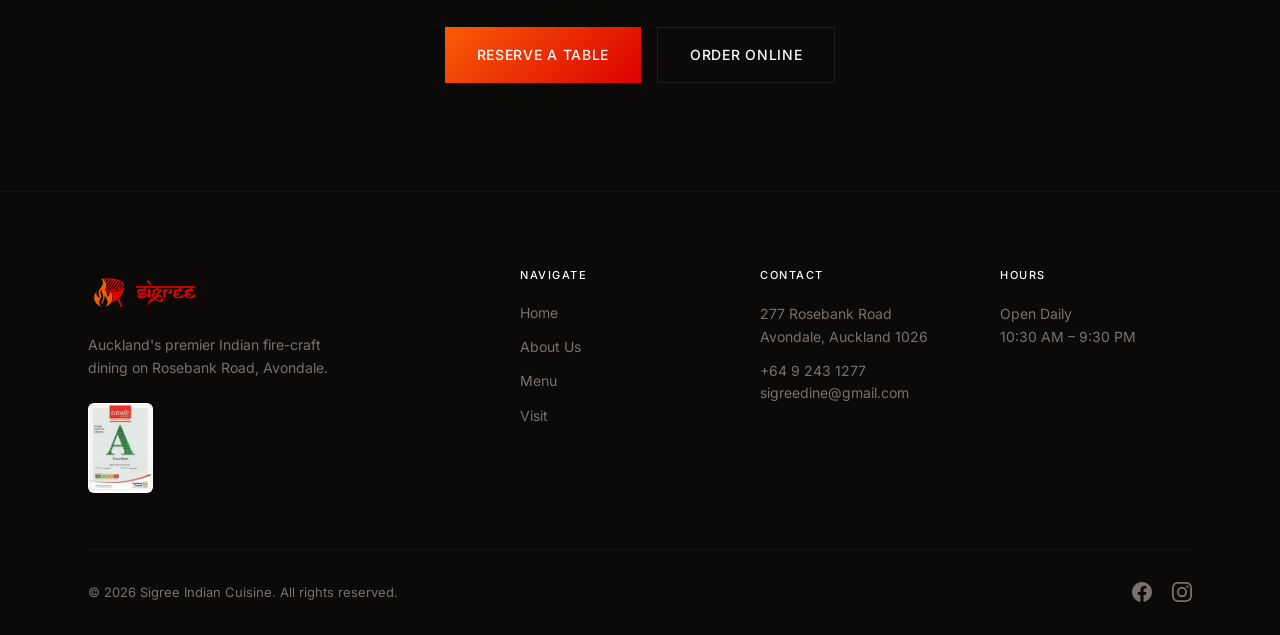
<file: experience.html>
<!DOCTYPE html>
<html lang="en">
<head>
	<meta charset="UTF-8" />
	<meta name="viewport" content="width=device-width, initial-scale=1.0" />
	<meta name="robots" content="index, follow" />
	<link rel="canonical" href="https://sigree.co.nz/experience.html" />
	<meta name="description" content="The Sigree Experience. Private dining, celebrations, corporate events, and chef's table at Auckland's premier Indian restaurant." />
	<meta property="og:title" content="The Experience | Sigree Indian Cuisine" />
	<meta property="og:description" content="Discover private dining, celebrations, and chef's table experiences at Sigree Indian Cuisine, Auckland." />
	<meta property="og:type" content="website" />
	<meta property="og:url" content="https://sigree.co.nz/experience.html" />
	<meta property="og:image" content="https://sigree.co.nz/assets/food/special-kofta-sham-savera.jpg" />
	<meta property="og:site_name" content="Sigree Indian Cuisine" />
	<meta name="twitter:card" content="summary_large_image" />
	<meta name="twitter:title" content="The Experience | Sigree Indian Cuisine" />
	<meta name="twitter:description" content="Discover private dining, celebrations, and chef's table experiences at Sigree Indian Cuisine, Auckland." />
	<meta name="twitter:image" content="https://sigree.co.nz/assets/food/special-kofta-sham-savera.jpg" />
	<title>The Experience | Sigree Indian Cuisine</title>
	<link rel="icon" href="favicon.ico" type="image/x-icon" />
	<link rel="preconnect" href="https://fonts.googleapis.com" />
	<link rel="preconnect" href="https://fonts.gstatic.com" crossorigin />
	<link href="https://fonts.googleapis.com/css2?family=Playfair+Display:ital,wght@0,400;0,500;0,600;1,400&family=Inter:wght@300;400;500&display=swap" rel="stylesheet" />
	<link rel="stylesheet" href="styles.css" />
	<script src="script.js" defer></script>
	<style>

		/* ============================================
		   Experience Page — Page-specific Styles
		   ============================================ */

		/* ---- Hero ---- */
		.exp-hero {
			min-height: 62vh;
			display: flex;
			align-items: flex-end;
			padding-top: 7rem;
			padding-bottom: clamp(3rem, 8vw, 5rem);
			position: relative;
			overflow: hidden;
			background:
				linear-gradient(180deg, rgba(12,10,9,0.1) 0%, var(--color-bg) 100%),
				radial-gradient(ellipse at 60% 40%, rgba(249, 92, 8, 0.10) 0%, transparent 55%),
				radial-gradient(ellipse at 30% 60%, rgba(218, 1, 0, 0.07) 0%, transparent 50%),
				var(--color-bg);
		}

		.exp-hero-inner {
			max-width: 780px;
		}

		.exp-hero h1 {
			font-size: clamp(3rem, 8vw, 5.5rem);
			margin: 0.5rem 0 1.5rem;
			line-height: 1.08;
		}

		.exp-hero h1 em {
			font-style: italic;
			color: var(--color-accent);
		}

		.exp-hero-sub {
			font-size: clamp(1rem, 2.5vw, 1.2rem);
			color: var(--color-text-secondary);
			line-height: 1.75;
			max-width: 54ch;
		}

		/* ---- The Evening ---- */
		.evening-grid {
			display: grid;
			grid-template-columns: 1fr 1fr;
			gap: clamp(3rem, 8vw, 6rem);
			align-items: start;
		}

		.evening-left h2 {
			font-size: clamp(2rem, 4.5vw, 3rem);
			line-height: 1.15;
			margin-bottom: 1.75rem;
		}

		.evening-photo {
			margin: 0;
			border-radius: 6px;
			overflow: hidden;
			border: 1px solid var(--color-border);
			aspect-ratio: 4 / 3;
		}

		.evening-photo img {
			width: 100%;
			height: 100%;
			object-fit: cover;
		}

		.evening-right {
			padding-top: 0.5rem;
		}

		.evening-right p {
			color: var(--color-text-secondary);
			line-height: 1.85;
			margin-bottom: 1.25rem;
		}

		.evening-right p:last-child {
			margin-bottom: 0;
		}

		/* ---- Occasions Grid ---- */
		.occasions-grid {
			display: grid;
			grid-template-columns: repeat(2, 1fr);
			gap: 1.5rem;
		}

		.occasion-card {
			background: var(--color-bg-elevated);
			border: 1px solid var(--color-border);
			border-radius: 6px;
			padding: clamp(2rem, 3vw, 3rem);
			transition: border-color 0.3s var(--ease-out);
		}

		.occasion-card:hover {
			border-color: rgba(249, 92, 8, 0.35);
		}

		.occasion-number {
			display: block;
			font-size: 0.6875rem;
			letter-spacing: 0.15em;
			color: var(--color-accent);
			margin-bottom: 1.25rem;
		}

		.occasion-card h3 {
			font-size: 1.2rem;
			font-weight: 400;
			margin-bottom: 0.75rem;
			color: var(--color-text);
		}

		.occasion-card p {
			color: var(--color-text-secondary);
			font-size: 0.9375rem;
			line-height: 1.75;
		}

		/* ---- Enquiry pull-quote ---- */
		.exp-enquiry {
			border-top: 1px solid var(--color-border);
			border-bottom: 1px solid var(--color-border);
			padding: clamp(2.5rem, 6vw, 4rem) 0;
			background: var(--color-bg-elevated);
		}

		.exp-enquiry-inner {
			max-width: 680px;
		}

		.exp-enquiry h2 {
			font-size: clamp(1.8rem, 4vw, 2.6rem);
			line-height: 1.2;
			margin-bottom: 1.25rem;
		}

		.exp-enquiry p {
			color: var(--color-text-secondary);
			line-height: 1.8;
			margin-bottom: 2rem;
		}

		.exp-enquiry .btn-group {
			display: flex;
			gap: 1rem;
			flex-wrap: wrap;
		}

		/* ---- CTA Banner ---- */
		.exp-cta {
			text-align: center;
			border-top: 1px solid var(--color-border);
		}

		.exp-cta h2 {
			font-size: clamp(2rem, 5vw, 3.5rem);
			margin-bottom: 1rem;
		}

		.exp-cta p {
			color: var(--color-text-secondary);
			font-size: clamp(0.95rem, 2vw, 1.1rem);
			max-width: 48ch;
			margin: 0 auto 2.5rem;
			line-height: 1.75;
		}

		/* ---- Responsive ---- */
		@media (max-width: 900px) {
			.evening-grid {
				grid-template-columns: 1fr;
			}

			.occasions-grid {
				grid-template-columns: 1fr;
			}
		}

	</style>
</head>
<body>
	<a class="skip-link" href="#main-content">Skip to content</a>
	<div class="page-embers" aria-hidden="true">
		<span></span><span></span><span></span><span></span><span></span>
		<span></span><span></span><span></span><span></span><span></span>
		<span></span><span></span><span></span><span></span><span></span>
		<span></span><span></span><span></span><span></span><span></span>
	</div>

	<header class="site-header" id="top">
		<div class="container header-inner">
			<a class="brand" href="index.html" aria-label="Sigree Indian Cuisine home">
				<img src="assets/sigree-logo.png" alt="Sigree Indian Cuisine" class="brand-logo" />
			</a>

			<nav class="nav" id="primary-nav" aria-label="Primary navigation">
				<a href="about.html">About Us</a>
				<a href="menu.html">Menu</a>
				<a href="experience.html" class="active">Experience</a>
				<a href="visit.html">Visit</a>
				<a href="https://www.ordermeal.co.nz/sigree-indian-cuisine/" class="nav-mobile-cta" target="_blank" rel="noopener noreferrer">Order Online</a>
				<a href="https://www.ordermeal.co.nz/booking/sigree-indian-cuisine/" class="nav-mobile-cta" target="_blank" rel="noopener noreferrer">Reserve a Table</a>
			</nav>

			<a class="nav-cta nav-cta-order" href="https://www.ordermeal.co.nz/sigree-indian-cuisine/" target="_blank" rel="noopener noreferrer">Order Online</a>
			<a class="nav-cta" href="https://www.ordermeal.co.nz/booking/sigree-indian-cuisine/" target="_blank" rel="noopener noreferrer">Reserve</a>

			<button class="nav-toggle" type="button" aria-label="Open navigation" aria-expanded="false" aria-controls="primary-nav">
				<span></span>
				<span></span>
			</button>
		</div>
	</header>

	<main id="main-content">

		<!-- ============================
		     Hero
		     ============================ -->
		<section class="exp-hero photo-hero"
			style="--hero-photo: url('assets/food/special-kofta-sham-savera.jpg'); --hero-photo-sm: url('assets/food/special-kofta-sham-savera-800.jpg');">
			<div class="container">
				<div class="exp-hero-inner">
					<div class="section-label">The Experience</div>
					<h1>More Than a Meal,<br />It's an <em>Occasion</em></h1>
					<p class="exp-hero-sub">At Sigree, the food is only part of it. The warmth of a real fire, unhurried service, and a room that actually feels good to be in. Whether it's lunch or a late sit-down, this is what eating out should be.</p>
				</div>
			</div>
		</section>

		<!-- ============================
		     The Evening — What to Expect
		     ============================ -->
		<section class="section" data-reveal>
			<div class="container">
				<div class="evening-grid">
					<div class="evening-left">
					<div class="section-label">Your Visit</div>
						<h2>From the Moment<br />You Walk In</h2>
						<figure class="evening-photo">
							<img src="assets/food/table-spread-800.jpg"
								srcset="assets/food/table-spread-800.jpg 800w, assets/food/table-spread.jpg 1600w"
								sizes="(max-width: 640px) 92vw, 45vw" width="800" height="450" alt="A spread of Sigree dishes shared across the table"
								loading="lazy" decoding="async" />
						</figure>
					</div>
					<div class="evening-right">
						<p>You'll be greeted by name if you've booked, and welcomed warmly either way. Our front-of-house team seats you, walks you through the menu, and gives honest recommendations. There's no rush. The kitchen works at its own pace, and the food arrives when it's ready.</p>
						<p>Starters hit the table with the kind of aroma that makes the next table look over. Mains from the sigree carry a smokiness that no oven can replicate. And if you've got room, dessert is worth staying for. The whole thing just flows naturally. No performance, no fuss, just good food and a good time.</p>
						<p>Whether you're in for a quick weekday lunch, a lazy Saturday with friends, or a proper sit-down celebration, the room works for all of it. That's the whole point.</p>
					</div>
				</div>
			</div>
		</section>

		<!-- ============================
		     Dining Occasions
		     ============================ -->
		<section class="section" data-reveal>
			<div class="container">
				<div class="section-label">How to Dine With Us</div>
				<h2 style="font-size:clamp(1.8rem,4vw,2.8rem); margin-bottom:clamp(2rem,5vw,3rem); max-width:20ch;">Every Table Has<br />Its Own Story</h2>
				<div class="occasions-grid">

					<article class="occasion-card">
						<span class="occasion-number">01</span>
						<h3>Date Night</h3>
						<p>Low lighting, warm tones, and food that gives you something to talk about. Book a corner table, order a couple of starters to share, and let it go from there. This is what Sigree does best.</p>
					</article>

					<article class="occasion-card">
						<span class="occasion-number">02</span>
						<h3>Family Gatherings</h3>
						<p>Big tables, generous portions, and a menu that covers everyone, from the adventurous eaters to the kids who just want naan and butter chicken. Families are a big part of our regulars, and we take that seriously.</p>
					</article>

					<article class="occasion-card">
						<span class="occasion-number">03</span>
						<h3>Private Dining</h3>
						<p>For groups of 8 to 40, we can set up a private or semi-private area with a tailored menu. Birthdays, engagements, anniversaries. Tell us what you need and we'll sort it.</p>
					</article>

					<article class="occasion-card">
						<span class="occasion-number">04</span>
						<h3>Corporate &amp; Business</h3>
						<p>Team dinners, client entertaining, end-of-year functions. We offer set menus, dedicated service, and a room that makes a good impression without trying too hard.</p>
					</article>

					<article class="occasion-card">
						<span class="occasion-number">05</span>
						<h3>Chef's Table</h3>
						<p>A multi-course set menu based on whatever the kitchen is most excited about that week. Available for small groups. Ask about drink matching when you book.</p>
					</article>

					<article class="occasion-card">
						<span class="occasion-number">06</span>
						<h3>Takeaway</h3>
						<p>Can't make it in? Our full menu is available for collection. Same kitchen, same care, packed for the journey home. Call ahead or order when you arrive.</p>
					</article>

				</div>
			</div>
		</section>

		<!-- ============================
		     Enquiry Strip
		     ============================ -->
		<section class="exp-enquiry" data-reveal>
			<div class="container">
				<div class="exp-enquiry-inner">
					<div class="section-label">Planning Something?</div>
					<h2>Let's Sort It Out</h2>
					<p>If you're planning something specific, like a private event, a big group, or a celebration that needs some extra thought, just get in touch. We'll work with you on the menu, seating, and everything else.</p>
					<div class="btn-group">
						<a href="mailto:sigreedine@gmail.com" class="btn btn-primary">Email Us</a>
						<a href="tel:+6492431277" class="btn btn-secondary">Call +64 9 243 1277</a>
					</div>
				</div>
			</div>
		</section>

		<!-- ============================
		     CTA
		     ============================ -->
		<section class="exp-cta section" data-reveal>
			<div class="container">
				<div class="section-label">Reserve</div>
				<h2>Ready to Book?</h2>
				<p>Weekends fill up quick. Lock in your table and we'll sort the rest.</p>
				<div style="display:flex;gap:1rem;flex-wrap:wrap;justify-content:center;">
					<a href="https://www.ordermeal.co.nz/booking/sigree-indian-cuisine/" class="btn btn-primary" target="_blank" rel="noopener noreferrer">Reserve a Table</a>
					<a href="https://www.ordermeal.co.nz/sigree-indian-cuisine/" class="btn btn-secondary" target="_blank" rel="noopener noreferrer">Order Online</a>
				</div>
			</div>
		</section>

	</main>

	<footer class="site-footer">
		<div class="container">
			<div class="footer-grid">
				<div class="footer-brand">
					<img src="assets/sigree-logo.png" alt="Sigree Indian Cuisine" class="footer-logo" />
					<p>Auckland's premier Indian fire-craft dining on Rosebank Road, Avondale.</p>
					<button type="button" class="footer-cert-btn" aria-label="View EatSafe Certificate" onclick="openCertModal()">
						<img src="assets/cert1-thumb.jpg" alt="EatSafe Rating" class="footer-cert-img" width="65" height="90" />
					</button>
				</div>
				<div class="footer-col">
					<h4>Navigate</h4>
					<nav>
						<a href="index.html">Home</a>
						<a href="about.html">About Us</a>
						<a href="menu.html">Menu</a>
						<a href="visit.html">Visit</a>
					</nav>
				</div>
				<div class="footer-col">
					<h4>Contact</h4>
					<address>
						277 Rosebank Road<br />
						Avondale, Auckland 1026
					</address>
					<a href="tel:+6492431277">+64 9 243 1277</a>
					<a href="mailto:sigreedine@gmail.com">sigreedine@gmail.com</a>
				</div>
				<div class="footer-col">
					<h4>Hours</h4>
					<p>Open Daily<br />10:30 AM – 9:30 PM</p>
				</div>
			</div>
			<div class="footer-bottom">
				<p>&copy; <span id="year"></span> Sigree Indian Cuisine. All rights reserved.</p>
				<div class="footer-social">
					<a href="https://www.facebook.com/sigreebarbeque" target="_blank" rel="noopener noreferrer" aria-label="Facebook">
						<svg width="20" height="20" viewBox="0 0 24 24" fill="currentColor"><path d="M24 12.073c0-6.627-5.373-12-12-12s-12 5.373-12 12c0 5.99 4.388 10.954 10.125 11.854v-8.385H7.078v-3.47h3.047V9.43c0-3.007 1.792-4.669 4.533-4.669 1.312 0 2.686.235 2.686.235v2.953H15.83c-1.491 0-1.956.925-1.956 1.874v2.25h3.328l-.532 3.47h-2.796v8.385C19.612 23.027 24 18.062 24 12.073z"/></svg>
					</a>
					<a href="https://www.instagram.com/sigree.akl/" target="_blank" rel="noopener noreferrer" aria-label="Instagram">
						<svg width="20" height="20" viewBox="0 0 24 24" fill="currentColor"><path d="M12 2.163c3.204 0 3.584.012 4.85.07 3.252.148 4.771 1.691 4.919 4.919.058 1.265.069 1.645.069 4.849 0 3.205-.012 3.584-.069 4.849-.149 3.225-1.664 4.771-4.919 4.919-1.266.058-1.644.07-4.85.07-3.204 0-3.584-.012-4.849-.07-3.26-.149-4.771-1.699-4.919-4.92-.058-1.265-.07-1.644-.07-4.849 0-3.204.013-3.583.07-4.849.149-3.227 1.664-4.771 4.919-4.919 1.266-.057 1.645-.069 4.849-.069zM12 0C8.741 0 8.333.014 7.053.072 2.695.272.273 2.69.073 7.052.014 8.333 0 8.741 0 12c0 3.259.014 3.668.072 4.948.2 4.358 2.618 6.78 6.98 6.98C8.333 23.986 8.741 24 12 24c3.259 0 3.668-.014 4.948-.072 4.354-.2 6.782-2.618 6.979-6.98.059-1.28.073-1.689.073-4.948 0-3.259-.014-3.667-.072-4.947-.196-4.354-2.617-6.78-6.979-6.98C15.668.014 15.259 0 12 0zm0 5.838a6.162 6.162 0 100 12.324 6.162 6.162 0 000-12.324zM12 16a4 4 0 110-8 4 4 0 010 8zm6.406-11.845a1.44 1.44 0 100 2.881 1.44 1.44 0 000-2.881z"/></svg>
					</a>
				</div>
			</div>
		</div>
	</footer>
	<!-- EatSafe Modal -->
	<div id="cert-modal" class="cert-modal" aria-hidden="true" role="dialog" aria-modal="true"
		aria-label="EatSafe certificate" onclick="closeCertModal()">
		<div class="cert-modal-content" onclick="event.stopPropagation()">
			<button type="button" class="cert-modal-close" onclick="closeCertModal()" aria-label="Close certificate">&times;</button>
			<img src="assets/cert1.jpg" alt="EatSafe Rating Certificate" class="cert-modal-img" />
		</div>
	</div>
</body>
</html>
</file>
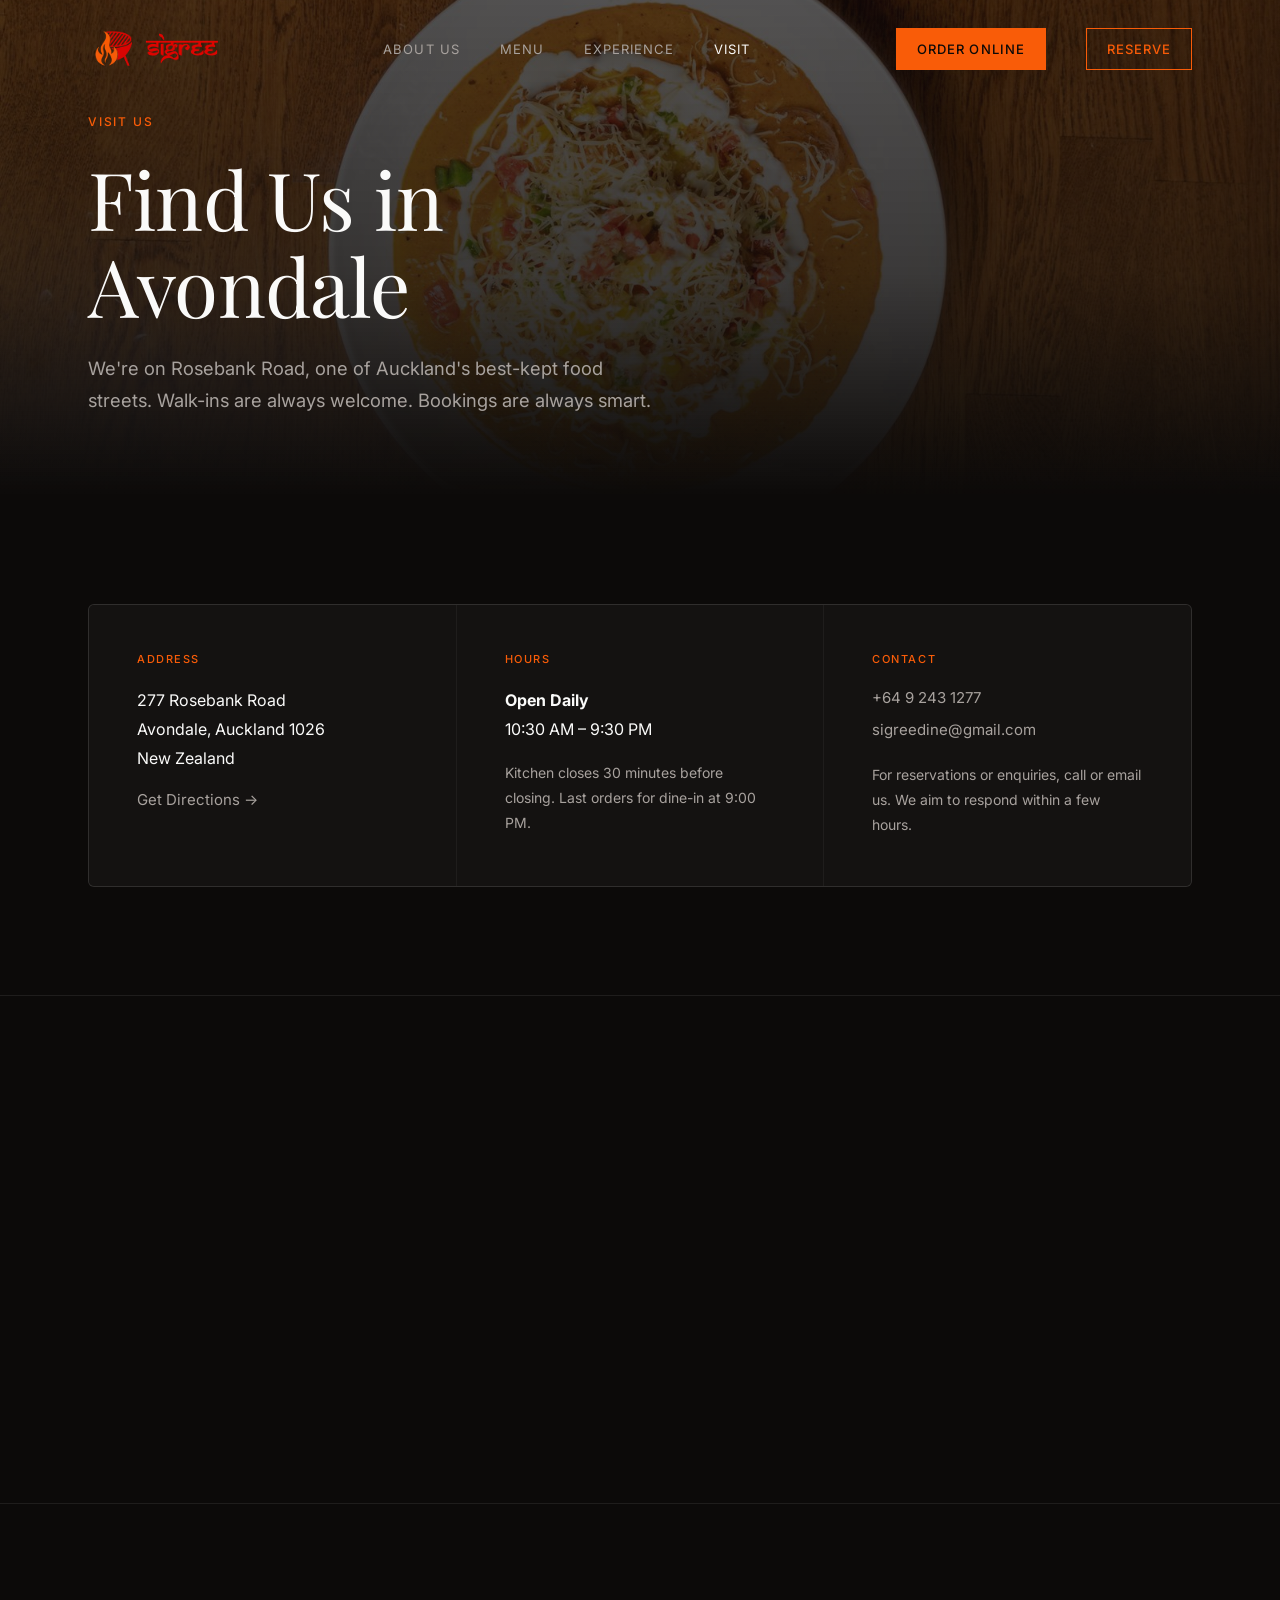
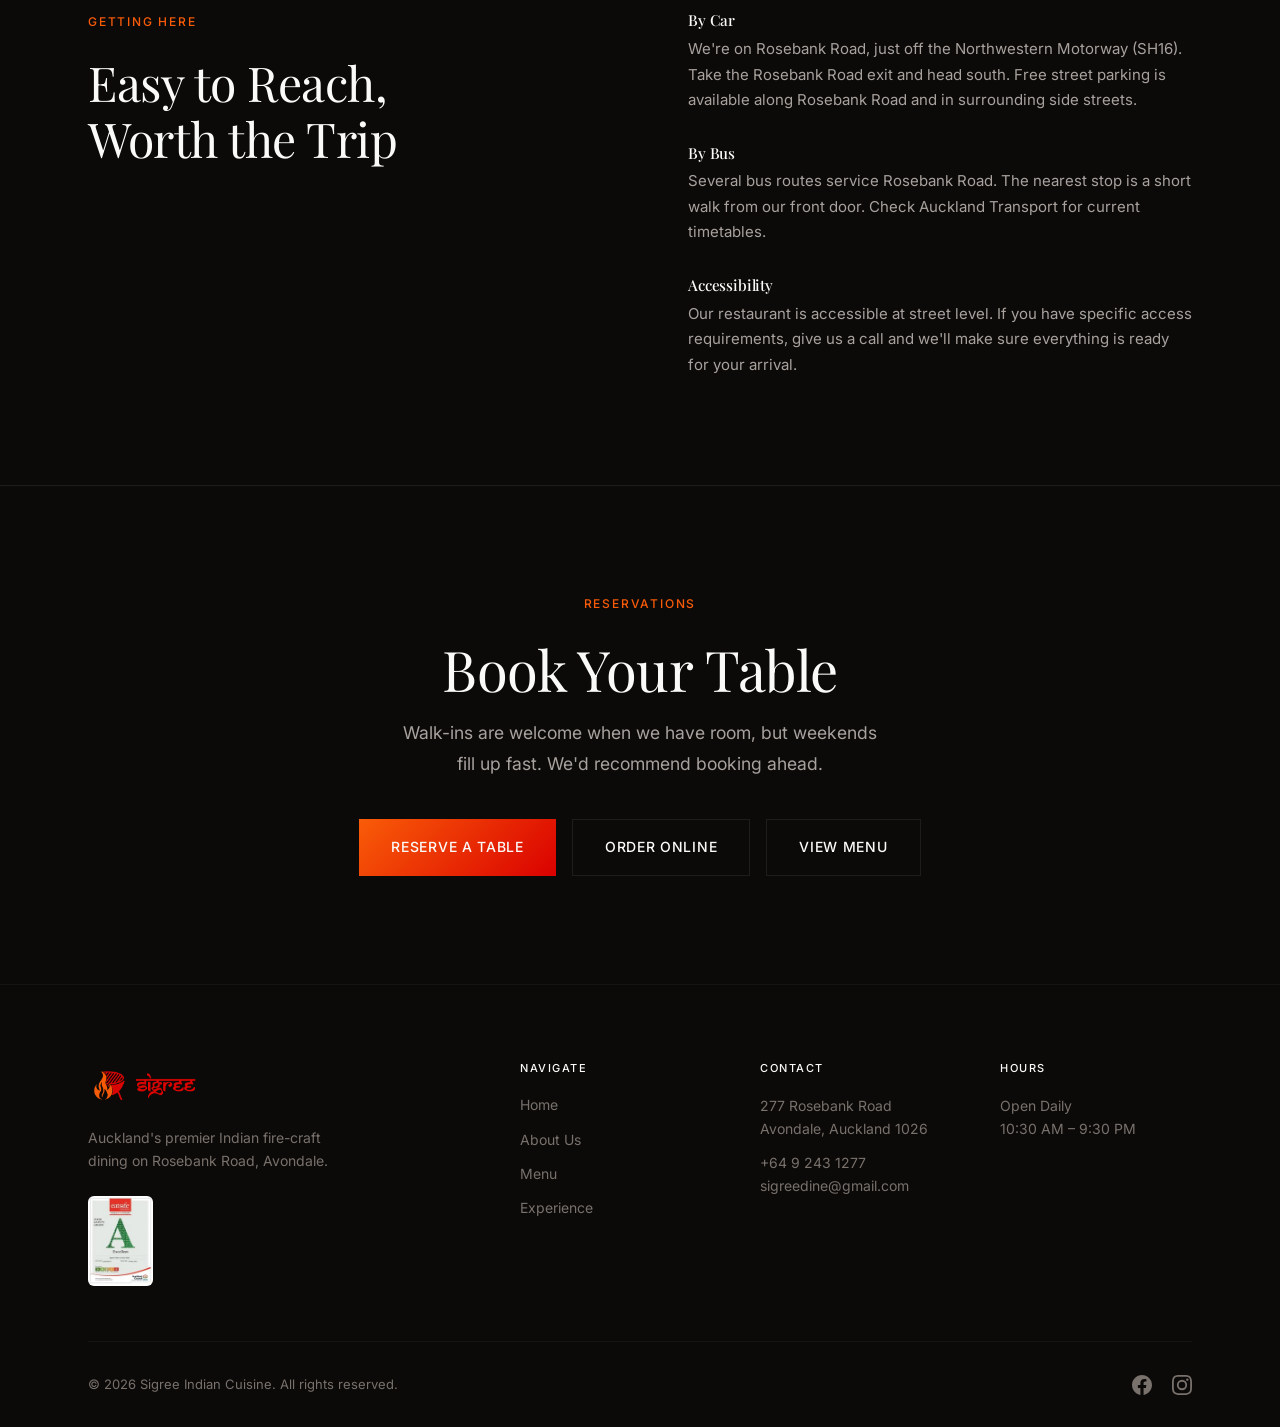
<file: visit.html>
<!DOCTYPE html>
<html lang="en">
<head>
	<meta charset="UTF-8" />
	<meta name="viewport" content="width=device-width, initial-scale=1.0" />
	<meta name="robots" content="index, follow" />
	<link rel="canonical" href="https://sigree.co.nz/visit.html" />
	<meta name="description" content="Visit Sigree Indian Cuisine. Find us at 277 Rosebank Road, Avondale, Auckland. Open daily 10:30 AM to 9:30 PM." />
	<meta property="og:title" content="Visit Us | Sigree Indian Cuisine" />
	<meta property="og:description" content="Find directions, hours, and contact details for Sigree Indian Cuisine at 277 Rosebank Road, Avondale, Auckland." />
	<meta property="og:type" content="website" />
	<meta property="og:url" content="https://sigree.co.nz/visit.html" />
	<meta property="og:image" content="https://sigree.co.nz/assets/food/murgh-lababdar.jpg" />
	<meta property="og:site_name" content="Sigree Indian Cuisine" />
	<meta name="twitter:card" content="summary_large_image" />
	<meta name="twitter:title" content="Visit Us | Sigree Indian Cuisine" />
	<meta name="twitter:description" content="Find directions, hours, and contact details for Sigree Indian Cuisine at 277 Rosebank Road, Avondale, Auckland." />
	<meta name="twitter:image" content="https://sigree.co.nz/assets/food/murgh-lababdar.jpg" />
	<title>Visit Us | Sigree Indian Cuisine</title>
	<link rel="icon" href="favicon.ico" type="image/x-icon" />
	<link rel="preconnect" href="https://fonts.googleapis.com" />
	<link rel="preconnect" href="https://fonts.gstatic.com" crossorigin />
	<link href="https://fonts.googleapis.com/css2?family=Playfair+Display:ital,wght@0,400;0,500;0,600;1,400&family=Inter:wght@300;400;500&display=swap" rel="stylesheet" />
	<link rel="stylesheet" href="styles.css" />
	<script src="script.js" defer></script>
	<style>

		/* ============================================
		   Visit Page — Page-specific Styles
		   ============================================ */

		/* ---- Hero ---- */
		.visit-hero {
			min-height: 52vh;
			display: flex;
			align-items: flex-end;
			padding-top: 7rem;
			padding-bottom: clamp(3rem, 8vw, 5rem);
			position: relative;
			overflow: hidden;
			background:
				linear-gradient(180deg, rgba(12,10,9,0.1) 0%, var(--color-bg) 100%),
				radial-gradient(ellipse at 50% 50%, rgba(249, 92, 8, 0.08) 0%, transparent 50%),
				var(--color-bg);
		}

		.visit-hero-inner {
			max-width: 680px;
		}

		.visit-hero h1 {
			font-size: clamp(3rem, 8vw, 5rem);
			margin: 0.5rem 0 1.5rem;
			line-height: 1.08;
		}

		.visit-hero-sub {
			font-size: clamp(1rem, 2.5vw, 1.15rem);
			color: var(--color-text-secondary);
			line-height: 1.75;
			max-width: 48ch;
		}

		/* ---- Details Grid ---- */
		.visit-details {
			display: grid;
			grid-template-columns: 1fr 1fr 1fr;
			gap: 1px;
			background: var(--color-border);
			border: 1px solid var(--color-border);
			border-radius: 6px;
			overflow: hidden;
		}

		.visit-detail {
			background: var(--color-bg-elevated);
			padding: clamp(2rem, 4vw, 3rem);
		}

		.visit-detail h3 {
			font-size: 0.6875rem;
			font-weight: 500;
			font-family: var(--font-body);
			letter-spacing: 0.14em;
			text-transform: uppercase;
			color: var(--color-accent);
			margin-bottom: 1.25rem;
		}

		.visit-detail address {
			font-style: normal;
			color: var(--color-text);
			line-height: 1.8;
			font-size: 1rem;
		}

		.visit-detail p {
			color: var(--color-text);
			line-height: 1.8;
			font-size: 1rem;
		}

		.visit-detail .detail-links {
			display: flex;
			flex-direction: column;
			gap: 0.5rem;
			margin-top: 1rem;
		}

		.visit-detail .detail-links a {
			color: var(--color-text-secondary);
			font-size: 0.9375rem;
			transition: color 0.2s ease;
		}

		.visit-detail .detail-links a:hover {
			color: var(--color-accent);
		}

		/* ---- Map ---- */
		.visit-map {
			border-top: 1px solid var(--color-border);
			border-bottom: 1px solid var(--color-border);
		}

		.visit-map-frame {
			width: 100%;
			height: clamp(320px, 45vw, 500px);
			border: none;
		}

		/* ---- Getting Here ---- */
		.getting-here-grid {
			display: grid;
			grid-template-columns: 1fr 1fr;
			gap: clamp(3rem, 8vw, 6rem);
			align-items: start;
		}

		.getting-here-left h2 {
			font-size: clamp(2rem, 4.5vw, 3rem);
			line-height: 1.15;
			margin-bottom: 1.75rem;
		}

		.getting-here-right {
			display: flex;
			flex-direction: column;
			gap: 2rem;
		}

		.transport-item h4 {
			font-size: 0.95rem;
			font-weight: 500;
			color: var(--color-text);
			margin-bottom: 0.4rem;
		}

		.transport-item p {
			color: var(--color-text-secondary);
			font-size: 0.9375rem;
			line-height: 1.7;
		}

		/* ---- Reserve CTA ---- */
		.visit-cta {
			text-align: center;
			border-top: 1px solid var(--color-border);
		}

		.visit-cta h2 {
			font-size: clamp(2rem, 5vw, 3.5rem);
			margin-bottom: 1rem;
		}

		.visit-cta p {
			color: var(--color-text-secondary);
			font-size: clamp(0.95rem, 2vw, 1.1rem);
			max-width: 44ch;
			margin: 0 auto 2.5rem;
			line-height: 1.75;
		}

		.visit-cta-btns {
			display: flex;
			gap: 1rem;
			justify-content: center;
			flex-wrap: wrap;
		}

		/* ---- Responsive ---- */
		@media (max-width: 900px) {
			.visit-details {
				grid-template-columns: 1fr;
			}

			.getting-here-grid {
				grid-template-columns: 1fr;
			}
		}

	</style>
</head>
<body>
	<a class="skip-link" href="#main-content">Skip to content</a>
	<div class="page-embers" aria-hidden="true">
		<span></span><span></span><span></span><span></span><span></span>
		<span></span><span></span><span></span><span></span><span></span>
		<span></span><span></span><span></span><span></span><span></span>
		<span></span><span></span><span></span><span></span><span></span>
	</div>

	<header class="site-header" id="top">
		<div class="container header-inner">
			<a class="brand" href="index.html" aria-label="Sigree Indian Cuisine home">
				<img src="assets/sigree-logo.png" alt="Sigree Indian Cuisine" class="brand-logo" />
			</a>

			<nav class="nav" id="primary-nav" aria-label="Primary navigation">
				<a href="about.html">About Us</a>
				<a href="menu.html">Menu</a>
				<a href="experience.html">Experience</a>
				<a href="visit.html" class="active">Visit</a>
				<a href="https://www.ordermeal.co.nz/sigree-indian-cuisine/" class="nav-mobile-cta" target="_blank" rel="noopener noreferrer">Order Online</a>
				<a href="https://www.ordermeal.co.nz/booking/sigree-indian-cuisine/" class="nav-mobile-cta" target="_blank" rel="noopener noreferrer">Reserve a Table</a>
			</nav>

			<a class="nav-cta nav-cta-order" href="https://www.ordermeal.co.nz/sigree-indian-cuisine/" target="_blank" rel="noopener noreferrer">Order Online</a>
			<a class="nav-cta" href="https://www.ordermeal.co.nz/booking/sigree-indian-cuisine/" target="_blank" rel="noopener noreferrer">Reserve</a>

			<button class="nav-toggle" type="button" aria-label="Open navigation" aria-expanded="false" aria-controls="primary-nav">
				<span></span>
				<span></span>
			</button>
		</div>
	</header>

	<main id="main-content">

		<!-- ============================
		     Hero
		     ============================ -->
		<section class="visit-hero photo-hero"
			style="--hero-photo: url('assets/food/murgh-lababdar.jpg'); --hero-photo-sm: url('assets/food/murgh-lababdar-800.jpg');">
			<div class="container">
				<div class="visit-hero-inner">
					<div class="section-label">Visit Us</div>
					<h1>Find Us in<br />Avondale</h1>
					<p class="visit-hero-sub">We're on Rosebank Road, one of Auckland's best-kept food streets. Walk-ins are always welcome. Bookings are always smart.</p>
				</div>
			</div>
		</section>

		<!-- ============================
		     Details Grid
		     ============================ -->
		<section class="section" data-reveal>
			<div class="container">
				<div class="visit-details">
					<div class="visit-detail">
						<h3>Address</h3>
						<address>
							277 Rosebank Road<br />
							Avondale, Auckland 1026<br />
							New Zealand
						</address>
						<div class="detail-links">
							<a href="https://maps.google.com/maps?q=277+Rosebank+Road,+Avondale,+Auckland+1026,+New+Zealand" target="_blank" rel="noopener noreferrer">Get Directions &rarr;</a>
						</div>
					</div>
					<div class="visit-detail">
						<h3>Hours</h3>
						<p>
							<strong>Open Daily</strong><br />
							10:30 AM – 9:30 PM
						</p>
						<p style="margin-top: 1rem; color: var(--color-text-secondary); font-size: 0.875rem;">
							Kitchen closes 30 minutes before closing. Last orders for dine-in at 9:00 PM.
						</p>
					</div>
					<div class="visit-detail">
						<h3>Contact</h3>
						<div class="detail-links" style="margin-top: 0;">
							<a href="tel:+6492431277">+64 9 243 1277</a>
							<a href="mailto:sigreedine@gmail.com">sigreedine@gmail.com</a>
						</div>
						<p style="margin-top: 1.25rem; color: var(--color-text-secondary); font-size: 0.875rem;">
							For reservations or enquiries, call or email us. We aim to respond within a few hours.
						</p>
					</div>
				</div>
			</div>
		</section>

		<!-- ============================
		     Map
		     ============================ -->
		<section class="visit-map">
			<iframe
				class="visit-map-frame"
				title="Sigree Indian Cuisine location map"
				src="https://maps.google.com/maps?q=277+Rosebank+Road,+Avondale,+Auckland+1026,+New+Zealand&t=&z=15&ie=UTF8&iwloc=&output=embed"
				loading="lazy"
				allowfullscreen
				referrerpolicy="no-referrer-when-downgrade"
				aria-label="Map showing Sigree Indian Cuisine at 277 Rosebank Road, Avondale, Auckland">
			</iframe>
		</section>

		<!-- ============================
		     Getting Here
		     ============================ -->
		<section class="section" data-reveal>
			<div class="container">
				<div class="getting-here-grid">
					<div class="getting-here-left">
						<div class="section-label">Getting Here</div>
						<h2>Easy to Reach,<br />Worth the Trip</h2>
					</div>
					<div class="getting-here-right">
						<div class="transport-item">
							<h4>By Car</h4>
							<p>We're on Rosebank Road, just off the Northwestern Motorway (SH16). Take the Rosebank Road exit and head south. Free street parking is available along Rosebank Road and in surrounding side streets.</p>
						</div>
						<div class="transport-item">
							<h4>By Bus</h4>
							<p>Several bus routes service Rosebank Road. The nearest stop is a short walk from our front door. Check Auckland Transport for current timetables.</p>
						</div>
						<div class="transport-item">
							<h4>Accessibility</h4>
							<p>Our restaurant is accessible at street level. If you have specific access requirements, give us a call and we'll make sure everything is ready for your arrival.</p>
						</div>
					</div>
				</div>
			</div>
		</section>

		<!-- ============================
		     Reserve CTA
		     ============================ -->
		<section class="visit-cta section" data-reveal>
			<div class="container">
				<div class="section-label">Reservations</div>
				<h2>Book Your Table</h2>
				<p>Walk-ins are welcome when we have room, but weekends fill up fast. We'd recommend booking ahead.</p>
				<div class="visit-cta-btns">
					<a href="https://www.ordermeal.co.nz/booking/sigree-indian-cuisine/" class="btn btn-primary" target="_blank" rel="noopener noreferrer">Reserve a Table</a>
					<a href="https://www.ordermeal.co.nz/sigree-indian-cuisine/" class="btn btn-secondary" target="_blank" rel="noopener noreferrer">Order Online</a>
					<a href="menu.html" class="btn btn-secondary">View Menu</a>
				</div>
			</div>
		</section>

	</main>

	<footer class="site-footer">
		<div class="container">
			<div class="footer-grid">
				<div class="footer-brand">
					<img src="assets/sigree-logo.png" alt="Sigree Indian Cuisine" class="footer-logo" />
					<p>Auckland's premier Indian fire-craft dining on Rosebank Road, Avondale.</p>
					<button type="button" class="footer-cert-btn" aria-label="View EatSafe Certificate" onclick="openCertModal()">
						<img src="assets/cert1-thumb.jpg" alt="EatSafe Rating" class="footer-cert-img" width="65" height="90" />
					</button>
				</div>
				<div class="footer-col">
					<h4>Navigate</h4>
					<nav>
						<a href="index.html">Home</a>
						<a href="about.html">About Us</a>
						<a href="menu.html">Menu</a>
						<a href="experience.html">Experience</a>
					</nav>
				</div>
				<div class="footer-col">
					<h4>Contact</h4>
					<address>
						277 Rosebank Road<br />
						Avondale, Auckland 1026
					</address>
					<a href="tel:+6492431277">+64 9 243 1277</a>
					<a href="mailto:sigreedine@gmail.com">sigreedine@gmail.com</a>
				</div>
				<div class="footer-col">
					<h4>Hours</h4>
					<p>Open Daily<br />10:30 AM – 9:30 PM</p>
				</div>
			</div>
			<div class="footer-bottom">
				<p>&copy; <span id="year"></span> Sigree Indian Cuisine. All rights reserved.</p>
				<div class="footer-social">
					<a href="https://www.facebook.com/sigreebarbeque" target="_blank" rel="noopener noreferrer" aria-label="Facebook">
						<svg width="20" height="20" viewBox="0 0 24 24" fill="currentColor"><path d="M24 12.073c0-6.627-5.373-12-12-12s-12 5.373-12 12c0 5.99 4.388 10.954 10.125 11.854v-8.385H7.078v-3.47h3.047V9.43c0-3.007 1.792-4.669 4.533-4.669 1.312 0 2.686.235 2.686.235v2.953H15.83c-1.491 0-1.956.925-1.956 1.874v2.25h3.328l-.532 3.47h-2.796v8.385C19.612 23.027 24 18.062 24 12.073z"/></svg>
					</a>
					<a href="https://www.instagram.com/sigree.akl/" target="_blank" rel="noopener noreferrer" aria-label="Instagram">
						<svg width="20" height="20" viewBox="0 0 24 24" fill="currentColor"><path d="M12 2.163c3.204 0 3.584.012 4.85.07 3.252.148 4.771 1.691 4.919 4.919.058 1.265.069 1.645.069 4.849 0 3.205-.012 3.584-.069 4.849-.149 3.225-1.664 4.771-4.919 4.919-1.266.058-1.644.07-4.85.07-3.204 0-3.584-.012-4.849-.07-3.26-.149-4.771-1.699-4.919-4.92-.058-1.265-.07-1.644-.07-4.849 0-3.204.013-3.583.07-4.849.149-3.227 1.664-4.771 4.919-4.919 1.266-.057 1.645-.069 4.849-.069zM12 0C8.741 0 8.333.014 7.053.072 2.695.272.273 2.69.073 7.052.014 8.333 0 8.741 0 12c0 3.259.014 3.668.072 4.948.2 4.358 2.618 6.78 6.98 6.98C8.333 23.986 8.741 24 12 24c3.259 0 3.668-.014 4.948-.072 4.354-.2 6.782-2.618 6.979-6.98.059-1.28.073-1.689.073-4.948 0-3.259-.014-3.667-.072-4.947-.196-4.354-2.617-6.78-6.979-6.98C15.668.014 15.259 0 12 0zm0 5.838a6.162 6.162 0 100 12.324 6.162 6.162 0 000-12.324zM12 16a4 4 0 110-8 4 4 0 010 8zm6.406-11.845a1.44 1.44 0 100 2.881 1.44 1.44 0 000-2.881z"/></svg>
					</a>
				</div>
			</div>
		</div>
	</footer>
	<!-- EatSafe Modal -->
	<div id="cert-modal" class="cert-modal" aria-hidden="true" role="dialog" aria-modal="true"
		aria-label="EatSafe certificate" onclick="closeCertModal()">
		<div class="cert-modal-content" onclick="event.stopPropagation()">
			<button type="button" class="cert-modal-close" onclick="closeCertModal()" aria-label="Close certificate">&times;</button>
			<img src="assets/cert1.jpg" alt="EatSafe Rating Certificate" class="cert-modal-img" />
		</div>
	</div>
</body>
</html>
</file>
<file: styles.css>
/* ============================================
   Sigree Indian Cuisine — Fine Dining Website
   Design: Sophisticated, understated luxury
   ============================================ */

:root {
	/* Color Palette - Warm neutrals with gold accent */
	--color-bg: #0c0a09;
	--color-bg-elevated: #141211;
	--color-surface: #1c1917;
	--color-border: rgba(255, 255, 255, 0.08);
	--color-border-subtle: rgba(255, 255, 255, 0.04);
	
	--color-text: #fafaf9;
	--color-text-secondary: #a8a29e;
	--color-text-muted: #78716c;
	
	--color-accent: #f95c08;
	--color-accent-light: #ffd0b5;
	--color-accent-dark: #da0100;
	
	/* Typography */
	--font-display: 'Playfair Display', Georgia, serif;
	--font-body: 'Inter', -apple-system, BlinkMacSystemFont, sans-serif;
	
	/* Spacing */
	--container-max: 1200px;
	--container-padding: clamp(1.5rem, 5vw, 3rem);
	--section-spacing: clamp(5rem, 12vh, 8rem);
	
	/* Transitions */
	--ease-out: cubic-bezier(0.16, 1, 0.3, 1);
}

/* ============================================
   Reset & Base
   ============================================ */
*, *::before, *::after {
	box-sizing: border-box;
	margin: 0;
	padding: 0;
}

html {
	scroll-behavior: smooth;
	-webkit-font-smoothing: antialiased;
	-moz-osx-font-smoothing: grayscale;
}

body {
	font-family: var(--font-body);
	font-size: 1rem;
	font-weight: 400;
	line-height: 1.6;
	color: var(--color-text);
	background-color: var(--color-bg);
	overflow-x: hidden;
}

::selection {
	background: var(--color-accent);
	color: var(--color-bg);
}

img {
	max-width: 100%;
	height: auto;
	display: block;
}

a {
	color: inherit;
	text-decoration: none;
}

button {
	font: inherit;
	cursor: pointer;
	border: none;
	background: none;
}

/* ============================================
   Utility
   ============================================ */
.container {
	width: 100%;
	max-width: var(--container-max);
	margin: 0 auto;
	padding: 0 var(--container-padding);
}

.skip-link {
	position: absolute;
	top: -100%;
	left: 1rem;
	padding: 0.75rem 1rem;
	background: var(--color-accent);
	color: var(--color-bg);
	font-weight: 500;
	border-radius: 4px;
	z-index: 9999;
}

.skip-link:focus {
	top: 1rem;
}

/* ============================================
   Typography
   ============================================ */
h1, h2, h3, h4 {
	font-family: var(--font-display);
	font-weight: 400;
	line-height: 1.15;
	letter-spacing: -0.01em;
}

h1 {
	font-size: clamp(3rem, 8vw, 6rem);
}

h2 {
	font-size: clamp(2rem, 5vw, 3.5rem);
	color: var(--color-text);
}

h3 {
	font-size: clamp(1.25rem, 2vw, 1.5rem);
}

h4 {
	font-size: 1.125rem;
}

p {
	color: var(--color-text-secondary);
}

.section-label {
	font-size: 0.75rem;
	font-weight: 500;
	letter-spacing: 0.15em;
	text-transform: uppercase;
	color: var(--color-accent);
	margin-bottom: 1.5rem;
}

/* ============================================
   Buttons
   ============================================ */
.btn {
	display: inline-flex;
	align-items: center;
	justify-content: center;
	padding: 1rem 2rem;
	font-size: 0.875rem;
	font-weight: 500;
	letter-spacing: 0.05em;
	text-transform: uppercase;
	border-radius: 0;
	transition: all 0.3s var(--ease-out);
}

.btn-primary {
	background: linear-gradient(135deg, var(--color-accent) 0%, var(--color-accent-dark) 100%);
	color: var(--color-text);
}

.btn-primary:hover {
	background: linear-gradient(135deg, #ff7a2f 0%, #f43d2e 100%);
}

.btn-secondary {
	background: transparent;
	color: var(--color-text);
	border: 1px solid var(--color-border);
}

.btn-secondary:hover {
	border-color: var(--color-text-muted);
}

.btn-full {
	width: 100%;
}

/* ============================================
   Header
   ============================================ */
.site-header {
	position: fixed;
	top: 0;
	left: 0;
	right: 0;
	z-index: 1000;
	padding: 1.25rem 0;
	background: transparent;
	transition: background 0.4s var(--ease-out), padding 0.4s var(--ease-out);
}

.site-header.scrolled {
	background: rgba(12, 10, 9, 0.95);
	backdrop-filter: blur(10px);
	-webkit-backdrop-filter: blur(10px);
	padding: 1rem 0;
	border-bottom: 1px solid var(--color-border-subtle);
}

.header-inner {
	display: flex;
	align-items: center;
	justify-content: space-between;
	gap: 2rem;
}

.brand {
	display: flex;
	align-items: center;
}

.brand-logo {
	height: 58px;
	width: auto;
}

.nav {
	display: flex;
	align-items: center;
	gap: 2.5rem;
	flex: 1;
	justify-content: center;
}

.nav a {
	font-size: 0.8125rem;
	font-weight: 400;
	letter-spacing: 0.08em;
	text-transform: uppercase;
	color: var(--color-text-secondary);
	white-space: nowrap;
	transition: color 0.2s ease;
}

.nav a:hover,
.nav a.active {
	color: var(--color-text);
}

.nav-cta {
	font-size: 0.8125rem;
	font-weight: 500;
	letter-spacing: 0.08em;
	text-transform: uppercase;
	color: var(--color-accent);
	padding: 0.625rem 1.25rem;
	border: 1px solid var(--color-accent);
	transition: all 0.3s var(--ease-out);
	white-space: nowrap;
}

.nav-cta + .nav-cta {
	margin-left: 0.5rem;
}

.nav-cta:hover {
	background: var(--color-accent);
	color: var(--color-bg);
}

.nav-cta-order {
	background: var(--color-accent);
	color: var(--color-bg);
}

.nav-cta-order:hover {
	background: transparent;
	color: var(--color-accent);
}

.reserve-actions {
	display: flex;
	gap: 1rem;
	flex-wrap: wrap;
	justify-content: center;
}

.nav-mobile-cta {
	display: none;
}

.nav-toggle {
	display: none;
	width: 32px;
	height: 24px;
	flex-direction: column;
	justify-content: center;
	gap: 6px;
}

.nav-toggle span {
	display: block;
	width: 100%;
	height: 1px;
	background: var(--color-text);
	transition: transform 0.3s var(--ease-out);
}

/* ============================================
   Hero
   ============================================ */
.hero {
	min-height: 100vh;
	display: flex;
	align-items: center;
	position: relative;
	overflow: hidden;
	padding-top: 6rem;
	background: 
		linear-gradient(180deg, rgba(12, 10, 9, 0) 0%, var(--color-bg) 100%),
		radial-gradient(ellipse at 30% 20%, rgba(249, 92, 8, 0.12) 0%, transparent 52%),
		radial-gradient(ellipse at 68% 26%, rgba(218, 1, 0, 0.08) 0%, transparent 54%),
		var(--color-bg);
}

.hero::before,
.hero::after {
	content: '';
	position: absolute;
	left: 62%;
	transform: translateX(-50%);
	pointer-events: none;
	z-index: 1;
}

.page-embers {
	position: fixed;
	inset: 0;
	pointer-events: none;
	z-index: 2;
	overflow: hidden;
}

.page-embers span {
	position: absolute;
	bottom: -10%;
	left: 50%;
	width: 6px;
	height: 6px;
	border-radius: 50%;
	background: radial-gradient(circle, rgba(255, 214, 176, 0.95) 0%, rgba(249, 92, 8, 0.78) 55%, rgba(218, 1, 0, 0.12) 100%);
	filter: blur(0.2px);
	--ember-drift: 18px;
	opacity: 0;
	animation: ember-rise var(--ember-speed, 8.5s) linear infinite;
}

.page-embers span:nth-child(1) {
	left: 8%;
	width: 4px;
	height: 4px;
	--ember-drift: 14px;
	--ember-speed: 7.6s;
	animation-delay: 0s;
}

.page-embers span:nth-child(2) {
	left: 16%;
	width: 5px;
	height: 5px;
	--ember-drift: 20px;
	--ember-speed: 9.2s;
	animation-delay: 1.2s;
}

.page-embers span:nth-child(3) {
	left: 24%;
	width: 3px;
	height: 3px;
	--ember-drift: 12px;
	--ember-speed: 6.9s;
	animation-delay: 2.1s;
}

.page-embers span:nth-child(4) {
	left: 33%;
	width: 5px;
	height: 5px;
	--ember-drift: 18px;
	--ember-speed: 8.1s;
	animation-delay: 3.4s;
}

.page-embers span:nth-child(5) {
	left: 41%;
	width: 3px;
	height: 3px;
	--ember-drift: 10px;
	--ember-speed: 7s;
	animation-delay: 4.5s;
}

.page-embers span:nth-child(6) {
	left: 50%;
	width: 4px;
	height: 4px;
	--ember-drift: 16px;
	--ember-speed: 8.8s;
	animation-delay: 5.6s;
	}

.page-embers span:nth-child(7) {
	left: 58%;
	width: 4px;
	height: 4px;
	--ember-drift: 22px;
	--ember-speed: 8.3s;
	animation-delay: 0.8s;
	}

.page-embers span:nth-child(8) {
	left: 65%;
	width: 3px;
	height: 3px;
	--ember-drift: 12px;
	--ember-speed: 7.4s;
	animation-delay: 2.7s;
	}

.page-embers span:nth-child(9) {
	left: 72%;
	width: 5px;
	height: 5px;
	--ember-drift: 20px;
	--ember-speed: 9s;
	animation-delay: 4.1s;
	}

.page-embers span:nth-child(10) {
	left: 80%;
	width: 3px;
	height: 3px;
	--ember-drift: 14px;
	--ember-speed: 6.8s;
	animation-delay: 5.2s;
	}

.page-embers span:nth-child(11) {
	left: 88%;
	width: 4px;
	height: 4px;
	--ember-drift: 18px;
	--ember-speed: 8.6s;
	animation-delay: 1.9s;
	}

.page-embers span:nth-child(12) {
	left: 95%;
	width: 3px;
	height: 3px;
	--ember-drift: 10px;
	--ember-speed: 7.2s;
	animation-delay: 3.6s;
}

.page-embers span:nth-child(13) {
	left: 6%;
	width: 3px;
	height: 3px;
	--ember-drift: 9px;
	--ember-speed: 6.6s;
	animation-delay: 0.5s;
}

.page-embers span:nth-child(14) {
	left: 13%;
	width: 4px;
	height: 4px;
	--ember-drift: 15px;
	--ember-speed: 8.9s;
	animation-delay: 1.7s;
}

.page-embers span:nth-child(15) {
	left: 29%;
	width: 3px;
	height: 3px;
	--ember-drift: 11px;
	--ember-speed: 7.1s;
	animation-delay: 2.9s;
}

.page-embers span:nth-child(16) {
	left: 37%;
	width: 5px;
	height: 5px;
	--ember-drift: 21px;
	--ember-speed: 9.4s;
	animation-delay: 4.8s;
}

.page-embers span:nth-child(17) {
	left: 47%;
	width: 3px;
	height: 3px;
	--ember-drift: 13px;
	--ember-speed: 7.3s;
	animation-delay: 0.9s;
}

.page-embers span:nth-child(18) {
	left: 61%;
	width: 4px;
	height: 4px;
	--ember-drift: 19px;
	--ember-speed: 8.5s;
	animation-delay: 2.4s;
}

.page-embers span:nth-child(19) {
	left: 76%;
	width: 3px;
	height: 3px;
	--ember-drift: 12px;
	--ember-speed: 6.9s;
	animation-delay: 3.2s;
}

.page-embers span:nth-child(20) {
	left: 91%;
	width: 4px;
	height: 4px;
	--ember-drift: 16px;
	--ember-speed: 8.1s;
	animation-delay: 5.1s;
}

.hero::before {
	bottom: -18%;
	width: min(90vw, 980px);
	height: min(75vh, 700px);
	background:
		radial-gradient(ellipse at 52% 88%, rgba(255, 132, 36, 0.4) 0%, rgba(255, 132, 36, 0) 58%),
		radial-gradient(ellipse at 58% 82%, rgba(255, 42, 24, 0.26) 0%, rgba(255, 42, 24, 0) 58%),
		radial-gradient(ellipse at 38% 78%, rgba(255, 186, 99, 0.24) 0%, rgba(255, 186, 99, 0) 60%),
		radial-gradient(ellipse at 70% 74%, rgba(255, 98, 22, 0.24) 0%, rgba(255, 98, 22, 0) 62%);
	filter: blur(16px);
	animation: fire-glow 6.8s ease-in-out infinite alternate;
}

.hero::after {
	bottom: -10%;
	width: min(78vw, 760px);
	height: min(52vh, 520px);
	background:
		radial-gradient(ellipse at 44% 92%, rgba(255, 178, 82, 0.4) 0%, rgba(255, 178, 82, 0) 58%),
		radial-gradient(ellipse at 68% 90%, rgba(255, 88, 28, 0.34) 0%, rgba(255, 88, 28, 0) 62%),
		radial-gradient(ellipse at 56% 84%, rgba(224, 38, 34, 0.24) 0%, rgba(224, 38, 34, 0) 60%);
	filter: blur(22px);
	mix-blend-mode: screen;
	animation: fire-flicker 4.8s ease-in-out infinite;
}

.hero .container {
	display: flex;
	flex-direction: column;
	justify-content: center;
	min-height: calc(100vh - 6rem);
	position: relative;
	z-index: 3;
}

.hero .container.hero-grid {
	flex-direction: row;
	flex-wrap: nowrap;
	align-items: center;
}

.hero-grid {
	display: flex;
	align-items: center;
	justify-content: space-between;
	gap: 2.5rem;
	width: 100%;
}

.hero-content {
	flex: 0 0 46%;
	max-width: 560px;
	min-width: 320px;
}

.hero-media {
	flex: 0 0 54%;
	min-width: 360px;
	display: flex;
	justify-content: center;
}

/* The hero clips are vertical phone videos (9:16). A portrait frame shows
   more of each shot and doesn't blow the footage up past its resolution. */
.hero-video-wrap {
	height: min(70vh, 620px);
	max-width: 100%;
	aspect-ratio: 3 / 4;
	overflow: hidden;
	border: 1px solid rgba(255, 255, 255, 0.14);
	border-radius: 1.75rem;
	box-shadow: 0 30px 90px rgba(0, 0, 0, 0.38);
	background: #000;
}

.hero-video {
	width: 100%;
	height: 100%;
	object-fit: cover;
	display: block;
}

@media (max-width: 980px) {
	.hero .container.hero-grid,
	.hero-grid {
		flex-direction: column;
		flex-wrap: wrap;
	}

	.hero-content,
	.hero-media {
		width: 100%;
		max-width: 100%;
	}

	.hero-media {
		order: 2;
		justify-content: center;
	}

	.hero-video-wrap {
		width: min(100%, 420px);
		height: auto;
		aspect-ratio: 4 / 5;
	}
}

.hero-content {
	max-width: 800px;
}

.hero-location {
	display: block;
	font-size: 0.75rem;
	font-weight: 500;
	letter-spacing: 0.2em;
	text-transform: uppercase;
	color: var(--color-accent);
	margin-bottom: 1.5rem;
}

.hero h1 {
	margin-bottom: 1.5rem;
	background: linear-gradient(135deg, var(--color-text) 0%, var(--color-text-secondary) 100%);
	-webkit-background-clip: text;
	-webkit-text-fill-color: transparent;
	background-clip: text;
}

.hero-tagline {
	font-family: var(--font-display);
	font-size: clamp(1.125rem, 2vw, 1.375rem);
	font-style: italic;
	color: var(--color-text-secondary);
	max-width: 480px;
	margin-bottom: 2.5rem;
}

.hero-actions {
	display: flex;
	gap: 0.75rem;
	flex-wrap: wrap;
}

.hero-actions .btn {
	padding: 0.8rem 1.4rem;
	font-size: 0.8125rem;
}

.hero-scroll {
	position: absolute;
	bottom: 3rem;
	left: var(--container-padding);
	display: flex;
	align-items: center;
	gap: 1rem;
}

.hero-scroll span {
	font-size: 0.6875rem;
	letter-spacing: 0.15em;
	text-transform: uppercase;
	color: var(--color-text-muted);
}

.scroll-line {
	width: 1px;
	height: 48px;
	background: linear-gradient(180deg, var(--color-text-muted) 0%, transparent 100%);
}

@keyframes fire-glow {
	0% {
		transform: translateX(-56%) translateY(0) scale(0.96);
		opacity: 0.74;
	}
	50% {
		transform: translateX(-44%) translateY(-14px) scale(1.08);
		opacity: 0.98;
	}
	100% {
		transform: translateX(-50%) translateY(-6px) scale(1.01);
		opacity: 0.82;
	}
}

@keyframes fire-flicker {
	0% {
		transform: translateX(-56%) translateY(0) scale(0.95);
		opacity: 0.58;
	}
	25% {
		transform: translateX(-46%) translateY(-14px) scale(1.06);
		opacity: 0.82;
	}
	50% {
		transform: translateX(-54%) translateY(-6px) scale(1.01);
		opacity: 0.68;
	}
	75% {
		transform: translateX(-42%) translateY(-18px) scale(1.09);
		opacity: 0.9;
	}
	100% {
		transform: translateX(-50%) translateY(-2px) scale(1.02);
		opacity: 0.64;
	}
}

@keyframes ember-rise {
	0% {
		transform: translate3d(0, 0, 0) scale(0.82);
		opacity: 0;
	}
	12% {
		opacity: 0.42;
	}
	45% {
		opacity: 0.28;
	}
	100% {
		transform: translate3d(var(--ember-drift), -120vh, 0) scale(1.08);
		opacity: 0;
	}
}

@media (prefers-reduced-motion: reduce) {
	.hero::before,
	.hero::after,
	.page-embers span {
		animation: none;
	}
}

/* ============================================
   Intro Stats
   ============================================ */
.intro {
	padding: 4rem 0;
	border-top: 1px solid var(--color-border-subtle);
	border-bottom: 1px solid var(--color-border-subtle);
}

.intro-grid {
	display: flex;
	justify-content: center;
	align-items: center;
	gap: 3rem;
	flex-wrap: wrap;
}

.intro-stat {
	text-align: center;
}

.stat-number {
	display: block;
	font-family: var(--font-display);
	font-size: 1.75rem;
	color: var(--color-text);
	margin-bottom: 0.25rem;
}

.stat-star {
	color: var(--color-accent);
	font-size: 1.4rem;
	vertical-align: middle;
	line-height: 1;
}

.stat-label {
	font-size: 0.6875rem;
	letter-spacing: 0.15em;
	text-transform: uppercase;
	color: var(--color-text-muted);
}

.intro-divider {
	width: 1px;
	height: 48px;
	background: var(--color-border);
}

/* ============================================
   Sections
   ============================================ */
.section {
	padding: var(--section-spacing) 0;
}

/* ============================================
   Story
   ============================================ */
.story-content {
	max-width: 900px;
}

.story-content h2 {
	max-width: 760px;
	margin-bottom: 2rem;
}

.story-text {
	display: flex;
	flex-direction: column;
	gap: 1.25rem;
	max-width: 820px;
}

.story-text p {
	line-height: 1.8;
}

/* ============================================
   Philosophy
   ============================================ */
.philosophy {
	background: var(--color-bg-elevated);
	border-top: 1px solid var(--color-border-subtle);
	border-bottom: 1px solid var(--color-border-subtle);
}

.philosophy-grid {
	display: grid;
	grid-template-columns: repeat(3, 1fr);
	gap: 1px;
	background: var(--color-border);
}

.philosophy-card {
	background: var(--color-bg-elevated);
	padding: 3rem 2.5rem;
}

.card-number {
	display: block;
	font-size: 0.6875rem;
	letter-spacing: 0.15em;
	color: var(--color-accent);
	margin-bottom: 1.5rem;
}

.philosophy-card h3 {
	margin-bottom: 1rem;
	color: var(--color-text);
}

.philosophy-card p {
	font-size: 0.9375rem;
	line-height: 1.7;
}

/* ============================================
   Menu
   ============================================ */
.menu-header {
	max-width: 600px;
	margin-bottom: 3rem;
}

.menu-header h2 {
	margin-bottom: 1rem;
}

.menu-grid {
	display: grid;
	grid-template-columns: repeat(2, 1fr);
	gap: 1.5rem;
}

.menu-card {
	display: block;
	position: relative;
	min-height: 260px;
	overflow: hidden;
	background: var(--color-surface);
	background-size: cover;
	background-position: center;
	background-repeat: no-repeat;
	border: 1px solid var(--color-border);
	cursor: pointer;
	transition: border-color 0.3s var(--ease-out), transform 0.3s var(--ease-out);
}

.menu-card::before {
	content: '';
	position: absolute;
	inset: 0;
	background: linear-gradient(180deg, rgba(12, 10, 9, 0.5) 0%, rgba(12, 10, 9, 0.78) 78%);
	z-index: 1;
}

.menu-card-food {
	background-image: url('assets/food/table-spread-800.jpg');
	background-position: center;
}

.menu-card-bar {
	background-image: url('https://www.themanual.com/tachyon/sites/9/2020/02/andaz-tokyo-rooftop-bar-autumn-2019-sustainable-cocktail-credit-andaz-tokyo.jpg?resize=800%2C533');
}

.menu-card:hover {
	border-color: var(--color-accent-dark);
	transform: translateY(-2px);
}

.menu-card-content {
	position: relative;
	z-index: 2;
	height: 100%;
	display: flex;
	flex-direction: column;
	justify-content: flex-end;
	padding: 2rem;
}

.menu-card-label {
	font-size: 0.75rem;
	letter-spacing: 0.15em;
	color: var(--color-accent);
	margin-bottom: 0.75rem;
}

.menu-card h4 {
	font-size: clamp(1.35rem, 2.4vw, 1.75rem);
	color: var(--color-text);
	margin-bottom: 0.4rem;
}

.menu-card p {
	font-size: 1rem;
	color: var(--color-text-secondary);
}

/* ============================================
   Experience
   ============================================ */
.experience-content {
	max-width: 600px;
	margin-bottom: 4rem;
}

.experience-content h2 {
	margin-bottom: 1.5rem;
}

.experience-features {
	display: grid;
	grid-template-columns: repeat(3, 1fr);
	gap: 3rem;
}

.experience-features article {
	padding-top: 1.5rem;
	border-top: 1px solid var(--color-border);
}

.experience-features h4 {
	color: var(--color-text);
	margin-bottom: 0.75rem;
}

.experience-features p {
	font-size: 0.9375rem;
	line-height: 1.7;
}

/* ============================================
   Testimonials
   ============================================ */
.testimonials {
	background: var(--color-bg-elevated);
	border-top: 1px solid var(--color-border-subtle);
	border-bottom: 1px solid var(--color-border-subtle);
}

.testimonials-content {
	max-width: 800px;
	margin: 0 auto;
	text-align: center;
}

.testimonial-quote {
	margin-bottom: 2rem;
}

.testimonial-quote blockquote {
	font-family: var(--font-display);
	font-size: clamp(1.25rem, 3vw, 1.75rem);
	font-style: italic;
	line-height: 1.5;
	color: var(--color-text);
	margin-bottom: 1.5rem;
}

.testimonial-quote cite {
	font-family: var(--font-body);
	font-size: 0.8125rem;
	font-style: normal;
	letter-spacing: 0.1em;
	text-transform: uppercase;
	color: var(--color-text-muted);
}

.testimonial-nav {
	display: flex;
	justify-content: center;
	gap: 0.75rem;
}

.testimonial-dot {
	width: 8px;
	height: 8px;
	border-radius: 50%;
	background: var(--color-border);
	transition: background 0.2s ease;
}

.testimonial-dot.active {
	background: var(--color-accent);
}

.testimonial-dot:hover {
	background: var(--color-text-muted);
}

/* ============================================
   Google Review CTA
   ============================================ */
.google-review {
	text-align: center;
	background: var(--color-bg-elevated);
	border-top: 1px solid var(--color-border);
	border-bottom: 1px solid var(--color-border);
}

.google-review-inner {
	max-width: 560px;
	margin: 0 auto;
}

.google-review-stars {
	display: block;
	font-size: 2.25rem;
	color: var(--color-accent);
	letter-spacing: 0.3em;
	margin-bottom: 1.75rem;
}

.google-review .section-label {
	margin-bottom: 0.75rem;
}

.google-review h2 {
	margin-bottom: 1.25rem;
}

.google-review p {
	margin-bottom: 2.5rem;
	line-height: 1.8;
	max-width: 46ch;
	margin-left: auto;
	margin-right: auto;
}

/* ============================================
   Reserve
   ============================================ */
.reserve-simple {
	text-align: center;
	max-width: 520px;
	margin: 0 auto;
}

.reserve-simple h2 {
	margin: 0.5rem 0 1.25rem;
}

.reserve-simple > p {
	color: var(--color-text-secondary);
	line-height: 1.8;
	margin-bottom: 2rem;
}

.reserve-grid {
	display: grid;
	grid-template-columns: 1fr 1fr;
	gap: 4rem;
	align-items: start;
}

.reserve-info h2 {
	margin-bottom: 1.5rem;
}

.reserve-info > p {
	line-height: 1.8;
	margin-bottom: 2rem;
}

.reserve-details {
	display: flex;
	flex-direction: column;
	gap: 1rem;
}

.detail-item {
	display: flex;
	flex-direction: column;
	gap: 0.25rem;
}

.detail-label {
	font-size: 0.6875rem;
	font-weight: 500;
	letter-spacing: 0.15em;
	text-transform: uppercase;
	color: var(--color-text-muted);
}

.detail-value {
	color: var(--color-text);
}

/* Form */
.reserve-form {
	background: var(--color-bg-elevated);
	border: 1px solid var(--color-border);
	padding: 2.5rem;
}

.form-group {
	margin-bottom: 1.25rem;
}

.form-group label {
	display: block;
	font-size: 0.75rem;
	font-weight: 500;
	letter-spacing: 0.1em;
	text-transform: uppercase;
	color: var(--color-text-secondary);
	margin-bottom: 0.5rem;
}

.form-group .optional {
	font-weight: 400;
	text-transform: none;
	letter-spacing: 0;
	color: var(--color-text-muted);
}

.form-group input,
.form-group select,
.form-group textarea {
	width: 100%;
	padding: 0.875rem 1rem;
	font-family: var(--font-body);
	font-size: 1rem;
	color: var(--color-text);
	background: var(--color-surface);
	border: 1px solid var(--color-border);
	border-radius: 0;
	transition: border-color 0.2s ease;
}

.form-group input:focus,
.form-group select:focus,
.form-group textarea:focus {
	outline: none;
	border-color: var(--color-accent-dark);
}

.form-group textarea {
	resize: vertical;
	min-height: 100px;
}

.form-group select {
	appearance: none;
	background-image: url("data:image/svg+xml,%3Csvg width='12' height='8' viewBox='0 0 12 8' fill='none' xmlns='http://www.w3.org/2000/svg'%3E%3Cpath d='M1 1.5L6 6.5L11 1.5' stroke='%23a8a29e' stroke-width='1.5' stroke-linecap='round' stroke-linejoin='round'/%3E%3C/svg%3E");
	background-repeat: no-repeat;
	background-position: right 1rem center;
	padding-right: 2.5rem;
}

.form-row {
	display: grid;
	grid-template-columns: 1fr 1fr;
	gap: 1rem;
}

.form-message {
	margin-top: 1rem;
	font-size: 0.875rem;
	color: var(--color-accent);
	min-height: 1.5rem;
}

.reserve-form .btn {
	margin-top: 0.5rem;
}

/* ============================================
   Contact
   ============================================ */
.contact {
	border-top: 1px solid var(--color-border-subtle);
}

.contact-grid {
	display: grid;
	grid-template-columns: 1fr 1fr;
	gap: 4rem;
	margin-bottom: 3rem;
}

.contact-map {
	width: 100%;
	height: 360px;
	border-radius: 6px;
	overflow: hidden;
	border: 1px solid var(--color-border);
}

.contact h3 {
	color: var(--color-text);
	margin-bottom: 1.5rem;
}

.contact address {
	font-style: normal;
	color: var(--color-text-secondary);
	line-height: 1.8;
	margin-bottom: 1.5rem;
}

.contact-links {
	display: flex;
	flex-direction: column;
	gap: 0.5rem;
}

.contact-links a {
	color: var(--color-text-secondary);
	transition: color 0.2s ease;
}

.contact-links a:hover {
	color: var(--color-accent);
}

.contact-hours dl {
	display: flex;
	flex-direction: column;
	gap: 1rem;
}

.contact-hours dl div {
	display: flex;
	justify-content: space-between;
	gap: 2rem;
}

.contact-hours dt {
	color: var(--color-text-secondary);
}

.contact-hours dd {
	color: var(--color-text);
}

/* ============================================
   Footer
   ============================================ */
.site-footer {
	padding: 2rem 0;
	border-top: 1px solid var(--color-border-subtle);
}

.footer-inner {
	display: flex;
	justify-content: space-between;
	align-items: center;
}

.footer-inner p {
	font-size: 0.8125rem;
	color: var(--color-text-muted);
}

.footer-nav a {
	font-size: 0.75rem;
	letter-spacing: 0.1em;
	text-transform: uppercase;
	color: var(--color-text-muted);
	transition: color 0.2s ease;
}

.footer-nav a:hover {
	color: var(--color-text);
}

/* ============================================
   Responsive Design
   ============================================ */

/* Tablet */
@media (max-width: 1024px) {
	.brand-logo {
		height: 54px;
	}

	.philosophy-grid {
		grid-template-columns: 1fr;
		gap: 0;
		background: transparent;
	}
	
	.philosophy-card {
		border-bottom: 1px solid var(--color-border);
	}
	
	.philosophy-card:last-child {
		border-bottom: none;
	}
	
	.menu-grid {
		grid-template-columns: repeat(2, 1fr);
	}
	
	.experience-features {
		grid-template-columns: 1fr;
		gap: 2rem;
	}
	
	.reserve-grid {
		grid-template-columns: 1fr;
		gap: 3rem;
	}
	
	.contact-grid {
		grid-template-columns: 1fr;
		gap: 3rem;
	}
}

/* Mobile */
@media (max-width: 768px) {
	:root {
		--container-padding: 1rem;
		--section-spacing: clamp(3.5rem, 9vh, 5rem);
	}

	.site-header {
		padding: 0.875rem 0;
	}

	.site-header.scrolled {
		padding: 0.75rem 0;
		backdrop-filter: none;
		-webkit-backdrop-filter: none;
	}

	.header-inner {
		gap: 1rem;
	}

	.brand-logo {
		height: 50px;
	}

	.nav {
		position: fixed;
		top: 0;
		left: 0;
		right: 0;
		bottom: 0;
		flex-direction: column;
		justify-content: center;
		align-items: center;
		gap: 2rem;
		padding: 6rem 1.5rem 2rem;
		background: var(--color-bg);
		opacity: 0;
		visibility: hidden;
		transition: opacity 0.3s var(--ease-out), visibility 0.3s;
	}
	
	.nav.open {
		opacity: 1;
		visibility: visible;
	}
	
	.nav a {
		font-size: 1.125rem;
		letter-spacing: 0.1em;
		text-align: center;
	}
	
	.nav-cta {
		display: none;
	}

	.nav-cta-order {
		display: none;
	}

	.nav-mobile-cta {
		display: block;
		color: var(--color-accent) !important;
		font-weight: 500;
		padding: 0.625rem 1.5rem;
		border: 1px solid var(--color-accent);
		text-align: center;
		margin-top: 0.25rem;
		transition: all 0.3s var(--ease-out);
	}

	.nav-mobile-cta:first-of-type {
		margin-top: 1rem;
		background: var(--color-accent);
		color: var(--color-bg) !important;
	}

	.nav-mobile-cta:first-of-type:hover {
		background: transparent;
		color: var(--color-accent) !important;
	}

	.nav-mobile-cta:last-of-type:hover {
		background: var(--color-accent);
		color: var(--color-bg) !important;
	}
	
	.nav-toggle {
		display: flex;
		position: relative;
		z-index: 1001;
		width: 36px;
		height: 28px;
	}
	
	.nav-toggle.active span:first-child {
		transform: translateY(3.5px) rotate(45deg);
	}
	
	.nav-toggle.active span:last-child {
		transform: translateY(-3.5px) rotate(-45deg);
	}
	
	.hero {
		padding-top: 5.5rem;
	}

	.hero .container {
		min-height: calc(100vh - 5.5rem);
	}

	.hero-scroll {
		display: none;
	}

	.hero-grid {
		gap: 2rem;
		flex-direction: column;
	}

	.hero-content {
		width: 100%;
		max-width: 100%;
	}

	.hero-media {
		order: 2;
		width: 100%;
		justify-content: center;
	}

	.hero-video-wrap {
		width: min(100%, 420px);
		height: auto;
		aspect-ratio: 4 / 5;
	}

	.page-embers span {
		opacity: 0.75;
	}

	.hero-actions {
		flex-direction: row;
		flex-wrap: wrap;
		justify-content: flex-start;
		gap: 0.75rem;
	}
	
	.hero-actions .btn {
		width: auto;
		min-height: 48px;
		white-space: nowrap;
	}
	
	.intro-grid {
		flex-direction: column;
		gap: 2rem;
	}
	
	.intro-divider {
		width: 48px;
		height: 1px;
	}
	
	.menu-grid {
		grid-template-columns: 1fr;
		gap: 1rem;
	}

	.menu-card {
		min-height: 220px;
	}
	
	.form-row {
		grid-template-columns: 1fr;
	}

	.reserve-grid,
	.contact-grid {
		gap: 2.5rem;
	}

	.reserve-form {
		padding: 1.75rem;
	}
	
	.contact-hours dl div {
		flex-direction: column;
		gap: 0.25rem;
	}
	
	.footer-inner {
		flex-direction: column;
		gap: 1rem;
		text-align: center;
	}
}

/* Small Mobile */
@media (max-width: 480px) {
	.brand-logo {
		height: 44px;
	}

	.hero h1 {
		font-size: 2.5rem;
	}

	.hero-tagline {
		font-size: 1rem;
	}

	.section-label {
		margin-bottom: 1rem;
	}

	.menu-card-content {
		padding: 1.5rem;
	}
	
	.reserve-form {
		padding: 1.5rem;
	}
}

/* ============================================
   Scroll Reveal Animations
   ============================================ */
[data-reveal] {
	opacity: 0;
	transform: translateY(40px);
	transition: opacity 0.9s var(--ease-out), transform 0.9s var(--ease-out);
}

[data-reveal].revealed {
	opacity: 1;
	transform: translateY(0);
}

[data-reveal-child] > * {
	opacity: 0;
	transform: translateY(24px);
	transition: opacity 0.7s var(--ease-out), transform 0.7s var(--ease-out);
}

[data-reveal-child].revealed > * {
	opacity: 1;
	transform: translateY(0);
}

[data-reveal-child].revealed > *:nth-child(1) { transition-delay: 0s; }
[data-reveal-child].revealed > *:nth-child(2) { transition-delay: 0.1s; }
[data-reveal-child].revealed > *:nth-child(3) { transition-delay: 0.2s; }
[data-reveal-child].revealed > *:nth-child(4) { transition-delay: 0.15s; }

@media (prefers-reduced-motion: reduce) {
	[data-reveal],
	[data-reveal-child] > * {
		opacity: 1;
		transform: none;
		transition: none;
	}
}

/* ============================================
   Photo-backed page heroes
   Set --hero-photo (and optionally --hero-photo-sm) inline.
   ============================================ */
.photo-hero {
	--hero-shade: linear-gradient(180deg, rgba(12, 10, 9, 0.7) 0%, rgba(12, 10, 9, 0.8) 55%, var(--color-bg) 100%);
	position: relative;
	isolation: isolate;
}

.photo-hero::before {
	content: '';
	position: absolute;
	inset: 0;
	z-index: -1;
	background: var(--hero-shade), var(--hero-photo) center / cover no-repeat;
}

@media (max-width: 768px) {
	.photo-hero::before {
		background: var(--hero-shade), var(--hero-photo-sm, var(--hero-photo)) center / cover no-repeat;
	}
}

/* ============================================
   Experience — Updated with card numbers + CTA
   ============================================ */
.experience-features .card-number {
	display: block;
	font-size: 0.6875rem;
	letter-spacing: 0.15em;
	color: var(--color-accent);
	margin-bottom: 1rem;
}

.experience-cta {
	margin-top: 3rem;
	text-align: center;
}

/* ============================================
   Footer — Rich multi-column layout
   ============================================ */
.site-footer {
	padding: clamp(3rem, 6vw, 5rem) 0 2rem;
	border-top: 1px solid var(--color-border-subtle);
}

.footer-grid {
	display: grid;
	grid-template-columns: 2fr 1fr 1fr 1fr;
	gap: 3rem;
	padding-bottom: 3rem;
	border-bottom: 1px solid var(--color-border-subtle);
	margin-bottom: 2rem;
}

.footer-logo {
	height: 48px;
	width: auto;
	margin-bottom: 1rem;
}

.footer-brand p {
	font-size: 0.875rem;
	color: var(--color-text-muted);
	line-height: 1.65;
	max-width: 30ch;
}

.footer-col h4 {
	font-family: var(--font-body);
	font-size: 0.6875rem;
	font-weight: 500;
	letter-spacing: 0.14em;
	text-transform: uppercase;
	color: var(--color-text);
	margin-bottom: 1.25rem;
}

.footer-col nav {
	display: flex;
	flex-direction: column;
	gap: 0.75rem;
}

.footer-col nav a,
.footer-col > a {
	display: block;
	font-size: 0.875rem;
	color: var(--color-text-muted);
	transition: color 0.2s ease;
}

.footer-col nav a:hover,
.footer-col > a:hover {
	color: var(--color-accent);
}

.footer-col address {
	font-style: normal;
	font-size: 0.875rem;
	color: var(--color-text-muted);
	line-height: 1.65;
	margin-bottom: 0.75rem;
}

.footer-col > p {
	font-size: 0.875rem;
	color: var(--color-text-muted);
	line-height: 1.65;
}

.footer-bottom {
	display: flex;
	justify-content: space-between;
	align-items: center;
}

.footer-bottom p {
	font-size: 0.8125rem;
	color: var(--color-text-muted);
}

.footer-social {
	display: flex;
	gap: 1.25rem;
}

.footer-social a {
	color: var(--color-text-muted);
	transition: color 0.2s ease;
	display: flex;
	align-items: center;
}

.footer-social a:hover {
	color: var(--color-accent);
}

/* Footer responsive */
@media (max-width: 900px) {
	.footer-grid {
		grid-template-columns: 1fr 1fr;
		gap: 2.5rem;
	}
}

@media (max-width: 640px) {
	.footer-grid {
		grid-template-columns: 1fr;
		gap: 2rem;
	}

	.footer-bottom {
		flex-direction: column;
		gap: 1rem;
		text-align: center;
	}
}

/* ============================================
   Ad Modal
   ============================================ */
.ad-modal {
	position: fixed;
	inset: 0;
	z-index: 9999;
	display: flex;
	align-items: center;
	justify-content: center;
	visibility: hidden;
	opacity: 0;
	transition: visibility 0.4s, opacity 0.4s;
}

.ad-modal.open {
	visibility: visible;
	opacity: 1;
	/* become visible instantly so focus can move into the modal */
	transition: visibility 0s, opacity 0.4s;
}

.ad-modal-overlay {
	position: absolute;
	inset: 0;
	background: rgba(12, 10, 9, 0.85);
	backdrop-filter: blur(8px);
	-webkit-backdrop-filter: blur(8px);
}

.ad-modal-content {
	position: relative;
	z-index: 1;
	width: 90%;
	max-width: 1000px;  /*original 460px*/
	background: var(--color-bg-elevated);
	border: 1px solid var(--color-border-subtle);
	border-radius: 12px;
	overflow: hidden;
	box-shadow: 0 20px 60px rgba(0, 0, 0, 0.5);
	transform: translateY(20px) scale(0.95);
	transition: transform 0.4s var(--ease-out);
}

.ad-modal.open .ad-modal-content {
	transform: translateY(0) scale(1);
}

.ad-modal-close {
	position: absolute;
	top: 10px;
	right: 10px;
	width: 32px;
	height: 32px;
	background: rgba(0, 0, 0, 0.5);
	color: #fff;
	border-radius: 50%;
	display: flex;
	align-items: center;
	justify-content: center;
	font-size: 24px;
	line-height: 1;
	z-index: 10;
	cursor: pointer;
	border: 1px solid rgba(255, 255, 255, 0.2);
	transition: background 0.3s, transform 0.3s;
}

.ad-modal-close:hover {
	background: var(--color-accent);
	transform: scale(1.1);
}

.ad-modal-images {
	position: relative;
	width: 100%;
	background: #000;
	display: flex;
	align-items: center;
	justify-content: center;
}

.ad-img {
	width: 100%;
	height: auto;
	max-height: 70vh;
	object-fit: contain;
	display: none;
}

.ad-img.active {
	display: block;
	animation: fadeIn 0.4s ease-out;
}

.ad-modal-images picture {
	display: block;
	width: 100%;
}

/* Phones get the stacked ad image; let it scroll inside the modal */
@media (max-width: 640px) {
	.ad-modal-content {
		width: 92%;
	}

	.ad-modal-images {
		display: block;
		max-height: calc(100vh - 9rem);
		max-height: calc(100dvh - 9rem);
		overflow-y: auto;
		-webkit-overflow-scrolling: touch;
	}

	.ad-img {
		max-height: none;
	}
}

.ad-modal-nav {
	padding: 1rem;
	background: var(--color-bg-elevated);
}

@keyframes fadeIn {
	from { opacity: 0; }
	to { opacity: 1; }
}

/* ============================================
   EatSafe Certificate Modal & Footer
   ============================================ */
.footer-cert-btn {
	margin-top: 1.5rem;
	cursor: pointer;
	transition: transform 0.3s var(--ease-out);
	display: inline-block;
	background: transparent;
	padding: 0;
}

.footer-cert-btn:hover {
	transform: scale(1.05);
}

.footer-cert-img {
	height: 90px;
	width: auto;
	border-radius: 6px;
}

.cert-modal {
	position: fixed;
	top: 0;
	left: 0;
	width: 100vw;
	height: 100vh;
	background: rgba(0, 0, 0, 0.85);
	z-index: 1000;
	display: flex;
	align-items: center;
	justify-content: center;
	opacity: 0;
	visibility: hidden;
	transition: opacity 0.3s, visibility 0.3s;
}

.cert-modal.open {
	opacity: 1;
	visibility: visible;
	transition: opacity 0.3s, visibility 0s;
}

.cert-modal-content {
	position: relative;
	max-width: 90vw;
	max-height: 90vh;
	transform: scale(0.95);
	transition: transform 0.3s;
}

.cert-modal.open .cert-modal-content {
	transform: scale(1);
}

.cert-modal-img {
	max-width: 100%;
	max-height: 90vh;
	object-fit: contain;
	border-radius: 8px;
	box-shadow: 0 10px 40px rgba(0,0,0,0.5);
}

.cert-modal-close {
	position: absolute;
	top: -15px;
	right: -15px;
	width: 36px;
	height: 36px;
	background: var(--color-accent);
	color: #fff;
	border-radius: 50%;
	display: flex;
	align-items: center;
	justify-content: center;
	font-size: 24px;
	z-index: 10;
	cursor: pointer;
	box-shadow: 0 4px 10px rgba(0,0,0,0.3);
	border: 1px solid rgba(255, 255, 255, 0.2);
}

.cert-modal-close:hover {
	background: #fff;
	color: var(--color-accent);
}
</file>
